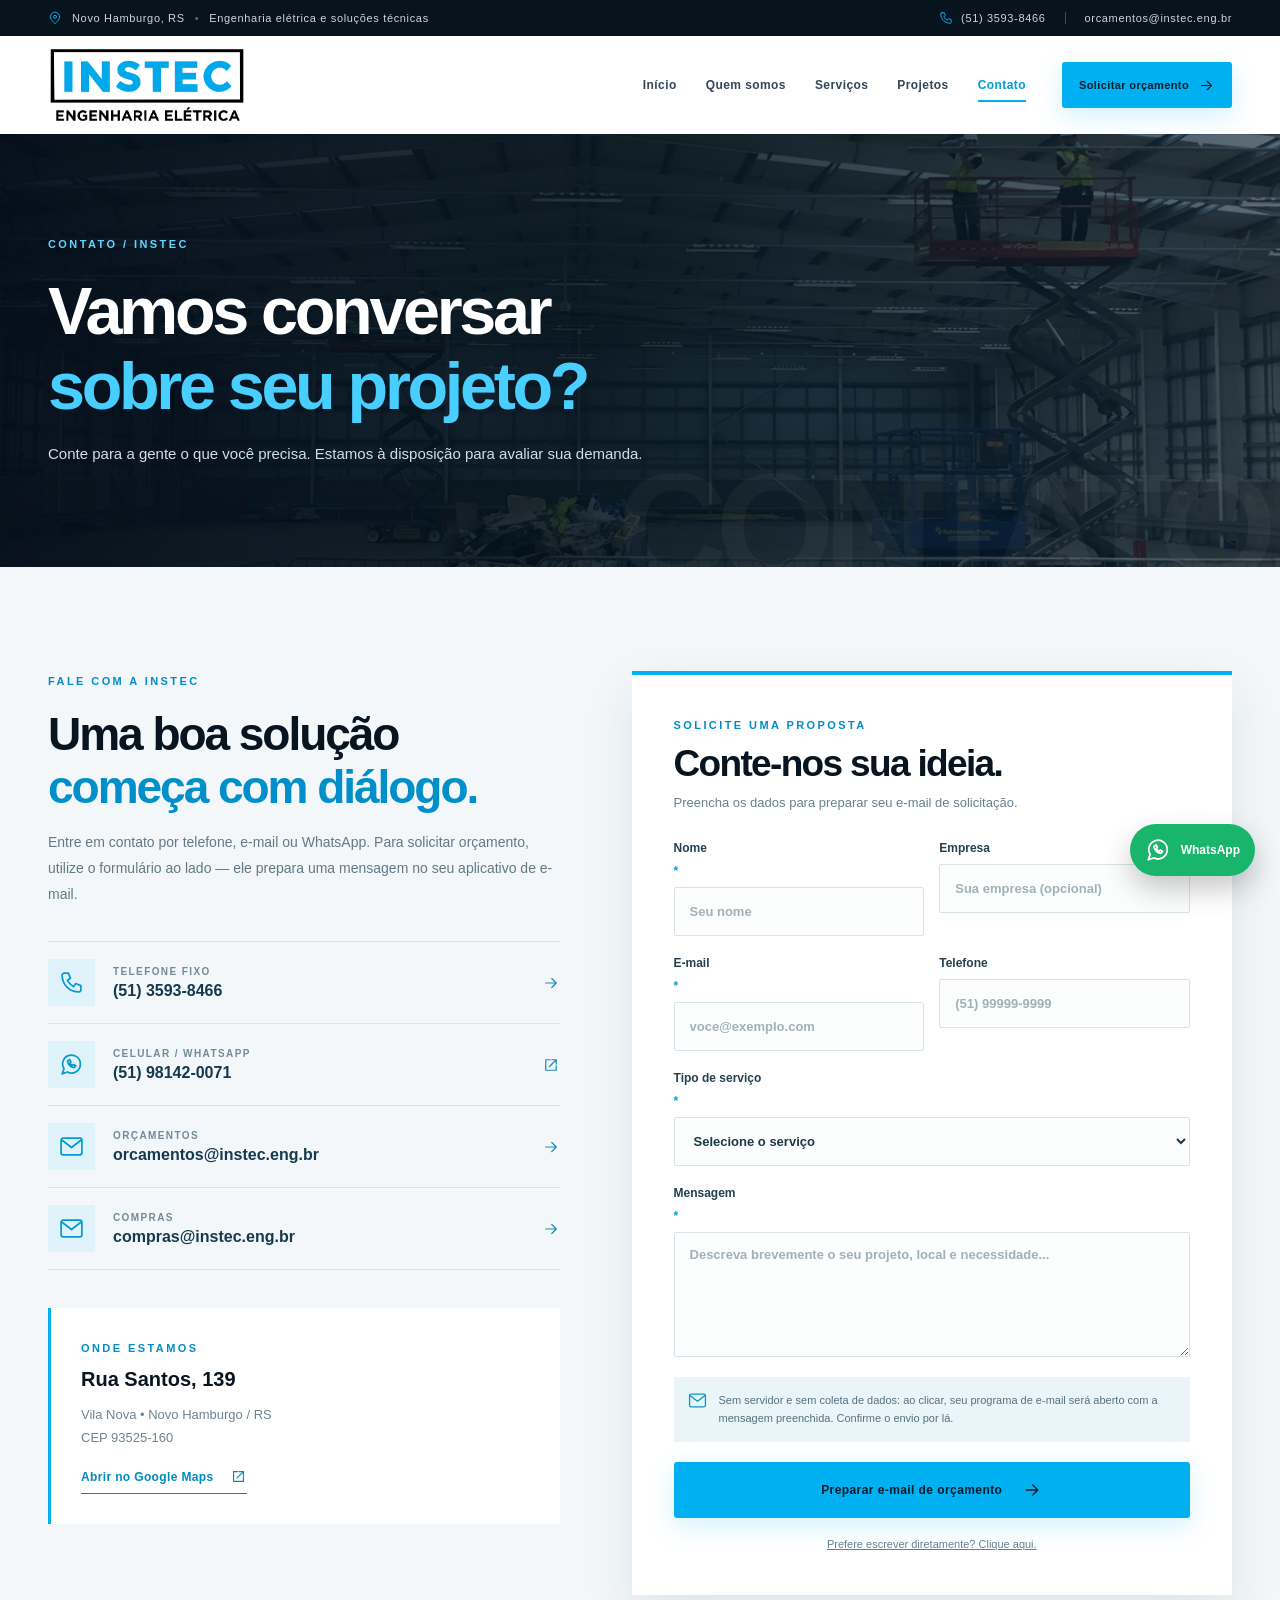
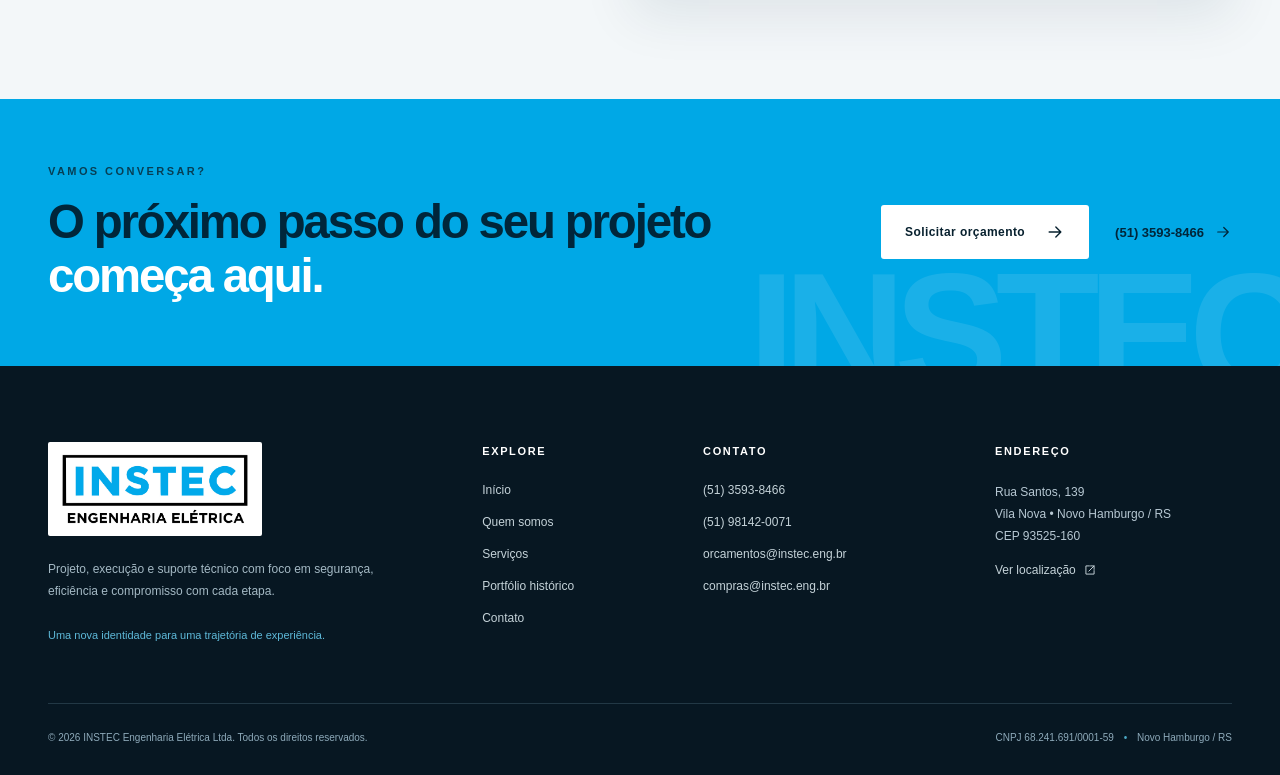
<file: contato.html>
<!DOCTYPE html>
<html lang="pt-BR"><head><meta charset="utf-8"><meta name="viewport" content="width=device-width,initial-scale=1"><meta name="theme-color" content="#07131e"><meta name="description" content="Entre em contato com a INSTEC, em Novo Hamburgo: (51) 3593-8466, (51) 98142-0071, orcamentos@instec.eng.br."><meta name="author" content="INSTEC Engenharia Elétrica Ltda."><meta name="robots" content="index, follow"><link rel="canonical" href="https://instec.eng.br/contato.html"><link rel="icon" href="favicon.svg" type="image/svg+xml"><link rel="preload" as="image" href="assets/img/instec-logo.png"><title>Contato e Orçamentos | INSTEC Engenharia Elétrica</title><meta property="og:type" content="website"><meta property="og:locale" content="pt_BR"><meta property="og:site_name" content="INSTEC Engenharia Elétrica"><meta property="og:title" content="Contato e Orçamentos | INSTEC Engenharia Elétrica"><meta property="og:description" content="Entre em contato com a INSTEC, em Novo Hamburgo: (51) 3593-8466, (51) 98142-0071, orcamentos@instec.eng.br."><meta property="og:url" content="https://instec.eng.br/contato.html"><meta property="og:image" content="https://instec.eng.br/assets/img/hero-industrial.webp"><meta name="twitter:card" content="summary_large_image"><link rel="stylesheet" href="assets/css/site.css"><script type="application/ld+json">{"@context": "https://schema.org", "@type": "ElectricalContractor", "name": "INSTEC Engenharia Elétrica Ltda.", "url": "https://instec.eng.br/", "logo": "https://instec.eng.br/assets/img/instec-logo.png", "taxID": "68.241.691/0001-59", "telephone": "+55 51 3593-8466", "email": "orcamentos@instec.eng.br", "address": {"@type": "PostalAddress", "streetAddress": "Rua Santos, 139", "addressLocality": "Novo Hamburgo", "addressRegion": "RS", "postalCode": "93525-160", "addressCountry": "BR"}}</script><script src="assets/js/site.js" defer></script></head><body><a class="skip-link" href="#conteudo">Ir para o conteúdo</a>
<div class="topline"><div class="container topline-inner"><div><svg width="14" height="14" viewBox="0 0 24 24" fill="none" stroke="currentColor" stroke-width="1.65" stroke-linecap="round" stroke-linejoin="round" aria-hidden="true"><path d="M20 10c0 5-8 12-8 12S4 15 4 10a8 8 0 1 1 16 0Z"/><circle cx="12" cy="10" r="2.5"/></svg> <span>Novo Hamburgo, RS</span><span class="topline-dot">•</span><span>Engenharia elétrica e soluções técnicas</span></div><div><a href="tel:+555135938466"><svg width="14" height="14" viewBox="0 0 24 24" fill="none" stroke="currentColor" stroke-width="1.65" stroke-linecap="round" stroke-linejoin="round" aria-hidden="true"><path d="M5 3h4l2 5-3 2a16 16 0 0 0 6 6l2-3 5 2v4a2 2 0 0 1-2 2C10 21 3 14 3 5a2 2 0 0 1 2-2Z"/></svg> (51) 3593-8466</a><span class="topline-divider"></span><a href="mailto:orcamentos@instec.eng.br">orcamentos@instec.eng.br</a></div></div></div>
<header class="header" id="cabecalho"><div class="container header-inner"><a href="index.html" class="brand" aria-label="INSTEC Engenharia Elétrica — página inicial"><img src="assets/img/instec-logo.png" alt="INSTEC Engenharia Elétrica" width="250" height="97"></a><nav id="primary-navigation" class="site-nav" aria-label="Navegação principal"><a href="index.html" class="nav-link " >Início</a><a href="sobre.html" class="nav-link " >Quem somos</a><a href="servicos.html" class="nav-link " >Serviços</a><a href="projetos.html" class="nav-link " >Projetos</a><a href="contato.html" class="nav-link is-active" aria-current="page">Contato</a><a class="btn btn-primary nav-cta" href="contato.html#formulario">Solicitar orçamento <svg width="17" height="17" viewBox="0 0 24 24" fill="none" stroke="currentColor" stroke-width="1.65" stroke-linecap="round" stroke-linejoin="round" aria-hidden="true"><path d="M5 12h14m-6-6 6 6-6 6"/></svg></a></nav><button class="nav-toggle" type="button" aria-label="Abrir menu" aria-expanded="false" aria-controls="primary-navigation"><svg width="27" height="27" viewBox="0 0 24 24" fill="none" stroke="currentColor" stroke-width="1.65" stroke-linecap="round" stroke-linejoin="round" aria-hidden="true"><path d="M4 7h16M4 12h16M4 17h16"/></svg></button></div></header><main id="conteudo">
<section class="subhero subhero-contact"><div class="container subhero-inner"><span class="eyebrow eyebrow-light">CONTATO / INSTEC</span><h1>Vamos conversar<br><em>sobre seu projeto?</em></h1><p>Conte para a gente o que você precisa. Estamos à disposição para avaliar sua demanda.</p></div><span class="subhero-watermark">CONTATO.</span></section>
<section class="section contact-section"><div class="container contact-layout"><div class="contact-left"><span class="eyebrow">FALE COM A INSTEC</span><h2>Uma boa solução<br><em>começa com diálogo.</em></h2><p>Entre em contato por telefone, e-mail ou WhatsApp. Para solicitar orçamento, utilize o formulário ao lado — ele prepara uma mensagem no seu aplicativo de e-mail.</p><div class="contact-methods"><a href="tel:+555135938466"><span class="method-icon"><svg width="25" height="25" viewBox="0 0 24 24" fill="none" stroke="currentColor" stroke-width="1.65" stroke-linecap="round" stroke-linejoin="round" aria-hidden="true"><path d="M5 3h4l2 5-3 2a16 16 0 0 0 6 6l2-3 5 2v4a2 2 0 0 1-2 2C10 21 3 14 3 5a2 2 0 0 1 2-2Z"/></svg></span><span><small>TELEFONE FIXO</small><strong>(51) 3593-8466</strong></span><svg width="18" height="18" viewBox="0 0 24 24" fill="none" stroke="currentColor" stroke-width="1.65" stroke-linecap="round" stroke-linejoin="round" aria-hidden="true"><path d="M5 12h14m-6-6 6 6-6 6"/></svg></a><a href="https://wa.me/5551981420071?text=Ol%C3%A1%2C%20gostaria%20de%20entrar%20em%20contato%20com%20a%20INSTEC." target="_blank" rel="noopener noreferrer"><span class="method-icon"><svg width="25" height="25" viewBox="0 0 24 24" fill="none" stroke="currentColor" stroke-width="1.65" stroke-linecap="round" stroke-linejoin="round" aria-hidden="true"><path d="M20.5 11.6A8.5 8.5 0 0 1 8 19.2L3 21l1.8-5A8.5 8.5 0 1 1 20.5 11.6Z"/><path d="M8.1 8.7c.7 3.4 3 5.7 6.4 6.4l1.7-1.7-2.1-1.3-1.2 1a6 6 0 0 1-2.4-2.4l1-1.2-1.3-2.1Z"/></svg></span><span><small>CELULAR / WHATSAPP</small><strong>(51) 98142-0071</strong></span><svg width="18" height="18" viewBox="0 0 24 24" fill="none" stroke="currentColor" stroke-width="1.65" stroke-linecap="round" stroke-linejoin="round" aria-hidden="true"><path d="M13 5h6v6M19 5l-9 9M19 13v6H5V5h6"/></svg></a><a href="mailto:orcamentos@instec.eng.br"><span class="method-icon"><svg width="25" height="25" viewBox="0 0 24 24" fill="none" stroke="currentColor" stroke-width="1.65" stroke-linecap="round" stroke-linejoin="round" aria-hidden="true"><rect x="2" y="4" width="20" height="16" rx="2"/><path d="m3 6 9 7 9-7"/></svg></span><span><small>ORÇAMENTOS</small><strong>orcamentos@instec.eng.br</strong></span><svg width="18" height="18" viewBox="0 0 24 24" fill="none" stroke="currentColor" stroke-width="1.65" stroke-linecap="round" stroke-linejoin="round" aria-hidden="true"><path d="M5 12h14m-6-6 6 6-6 6"/></svg></a><a href="mailto:compras@instec.eng.br"><span class="method-icon"><svg width="25" height="25" viewBox="0 0 24 24" fill="none" stroke="currentColor" stroke-width="1.65" stroke-linecap="round" stroke-linejoin="round" aria-hidden="true"><rect x="2" y="4" width="20" height="16" rx="2"/><path d="m3 6 9 7 9-7"/></svg></span><span><small>COMPRAS</small><strong>compras@instec.eng.br</strong></span><svg width="18" height="18" viewBox="0 0 24 24" fill="none" stroke="currentColor" stroke-width="1.65" stroke-linecap="round" stroke-linejoin="round" aria-hidden="true"><path d="M5 12h14m-6-6 6 6-6 6"/></svg></a></div><div class="address-card"><span class="eyebrow">ONDE ESTAMOS</span><h3>Rua Santos, 139</h3><p>Vila Nova • Novo Hamburgo / RS<br>CEP 93525-160</p><a class="text-link" href="https://www.google.com/maps/search/?api=1&query=Rua+Santos+139+Vila+Nova+Novo+Hamburgo+RS" target="_blank" rel="noopener noreferrer">Abrir no Google Maps <svg width="17" height="17" viewBox="0 0 24 24" fill="none" stroke="currentColor" stroke-width="1.65" stroke-linecap="round" stroke-linejoin="round" aria-hidden="true"><path d="M13 5h6v6M19 5l-9 9M19 13v6H5V5h6"/></svg></a></div></div>
<div class="contact-form-card" id="formulario"><span class="eyebrow">SOLICITE UMA PROPOSTA</span><h2>Conte-nos sua ideia.</h2><p>Preencha os dados para preparar seu e-mail de solicitação.</p><form id="orcamento-form" class="contact-form" novalidate><div class="form-row"><label for="nome">Nome <span>*</span><input type="text" name="nome" id="nome" placeholder="Seu nome" autocomplete="name" required minlength="2"></label><label for="empresa">Empresa<input type="text" name="empresa" id="empresa" placeholder="Sua empresa (opcional)" autocomplete="organization"></label></div><div class="form-row"><label for="email">E-mail <span>*</span><input type="email" name="email" id="email" placeholder="voce@exemplo.com" autocomplete="email" required></label><label for="telefone">Telefone<input type="tel" name="telefone" id="telefone" placeholder="(51) 99999-9999" autocomplete="tel"></label></div><label for="assunto">Tipo de serviço <span>*</span><select name="assunto" id="assunto" required><option value="">Selecione o serviço</option><option>Projeto elétrico</option><option>Execução de instalações</option><option>Laudos e perícias</option><option>Assessoria técnica</option><option>Outro assunto</option></select></label><label for="mensagem">Mensagem <span>*</span><textarea name="mensagem" id="mensagem" rows="6" placeholder="Descreva brevemente o seu projeto, local e necessidade..." required minlength="10"></textarea></label><div class="form-notice"><svg width="19" height="19" viewBox="0 0 24 24" fill="none" stroke="currentColor" stroke-width="1.65" stroke-linecap="round" stroke-linejoin="round" aria-hidden="true"><rect x="2" y="4" width="20" height="16" rx="2"/><path d="m3 6 9 7 9-7"/></svg> <span>Sem servidor e sem coleta de dados: ao clicar, seu programa de e-mail será aberto com a mensagem preenchida. Confirme o envio por lá.</span></div><button class="btn btn-primary btn-submit" type="submit">Preparar e-mail de orçamento <svg width="20" height="20" viewBox="0 0 24 24" fill="none" stroke="currentColor" stroke-width="1.65" stroke-linecap="round" stroke-linejoin="round" aria-hidden="true"><path d="M5 12h14m-6-6 6 6-6 6"/></svg></button><a class="form-fallback" href="mailto:orcamentos@instec.eng.br?subject=Solicita%C3%A7%C3%A3o%20de%20or%C3%A7amento%20-%20INSTEC">Prefere escrever diretamente? Clique aqui.</a><div class="form-feedback" role="status" aria-live="polite" hidden></div></form></div></div></section>
</main><section class="footer-prelude"><div class="container footer-prelude-inner"><div><span class="eyebrow eyebrow-light">VAMOS CONVERSAR?</span><h2>O próximo passo do seu projeto<br><em>começa aqui.</em></h2></div><div class="footer-prelude-actions"><a class="btn btn-light" href="contato.html#formulario">Solicitar orçamento <svg width="20" height="20" viewBox="0 0 24 24" fill="none" stroke="currentColor" stroke-width="1.65" stroke-linecap="round" stroke-linejoin="round" aria-hidden="true"><path d="M5 12h14m-6-6 6 6-6 6"/></svg></a><a class="footer-prelude-phone" href="tel:+555135938466">(51) 3593-8466 <svg width="18" height="18" viewBox="0 0 24 24" fill="none" stroke="currentColor" stroke-width="1.65" stroke-linecap="round" stroke-linejoin="round" aria-hidden="true"><path d="M5 12h14m-6-6 6 6-6 6"/></svg></a></div></div></section>
<footer class="footer"><div class="container footer-grid"><div class="footer-brand"><div class="footer-logo-wrap"><img src="assets/img/instec-logo.png" alt="INSTEC Engenharia Elétrica" width="225" height="90" loading="lazy"></div><p>Projeto, execução e suporte técnico com foco em segurança, eficiência e compromisso com cada etapa.</p><p class="footer-caption">Uma nova identidade para uma trajetória de experiência.</p></div><div><h3>Explore</h3><a href="index.html">Início</a><a href="sobre.html">Quem somos</a><a href="servicos.html">Serviços</a><a href="projetos.html">Portfólio histórico</a><a href="contato.html">Contato</a></div><div><h3>Contato</h3><a href="tel:+555135938466">(51) 3593-8466</a><a href="tel:+5551981420071">(51) 98142-0071</a><a href="mailto:orcamentos@instec.eng.br">orcamentos@instec.eng.br</a><a href="mailto:compras@instec.eng.br">compras@instec.eng.br</a></div><div><h3>Endereço</h3><address>Rua Santos, 139<br>Vila Nova • Novo Hamburgo / RS<br>CEP 93525-160</address><a href="https://www.google.com/maps/search/?api=1&query=Rua+Santos+139+Vila+Nova+Novo+Hamburgo+RS" target="_blank" rel="noopener noreferrer">Ver localização <svg width="14" height="14" viewBox="0 0 24 24" fill="none" stroke="currentColor" stroke-width="1.65" stroke-linecap="round" stroke-linejoin="round" aria-hidden="true"><path d="M13 5h6v6M19 5l-9 9M19 13v6H5V5h6"/></svg></a></div></div><div class="container footer-bottom"><span>© <span data-current-year>2026</span> INSTEC Engenharia Elétrica Ltda. Todos os direitos reservados.</span><span>CNPJ 68.241.691/0001-59 <i class="footdot">•</i> Novo Hamburgo / RS</span></div></footer><a class="whatsapp-fab" href="https://wa.me/5551981420071?text=Ol%C3%A1%2C%20gostaria%20de%20solicitar%20um%20or%C3%A7amento%20%C3%A0%20INSTEC." target="_blank" rel="noopener noreferrer" aria-label="Falar com a INSTEC pelo WhatsApp" title="Falar pelo WhatsApp"><svg width="26" height="26" viewBox="0 0 24 24" fill="none" stroke="currentColor" stroke-width="1.65" stroke-linecap="round" stroke-linejoin="round" aria-hidden="true"><path d="M20.5 11.6A8.5 8.5 0 0 1 8 19.2L3 21l1.8-5A8.5 8.5 0 1 1 20.5 11.6Z"/><path d="M8.1 8.7c.7 3.4 3 5.7 6.4 6.4l1.7-1.7-2.1-1.3-1.2 1a6 6 0 0 1-2.4-2.4l1-1.2-1.3-2.1Z"/></svg><span>WhatsApp</span></a></body></html>
</file>
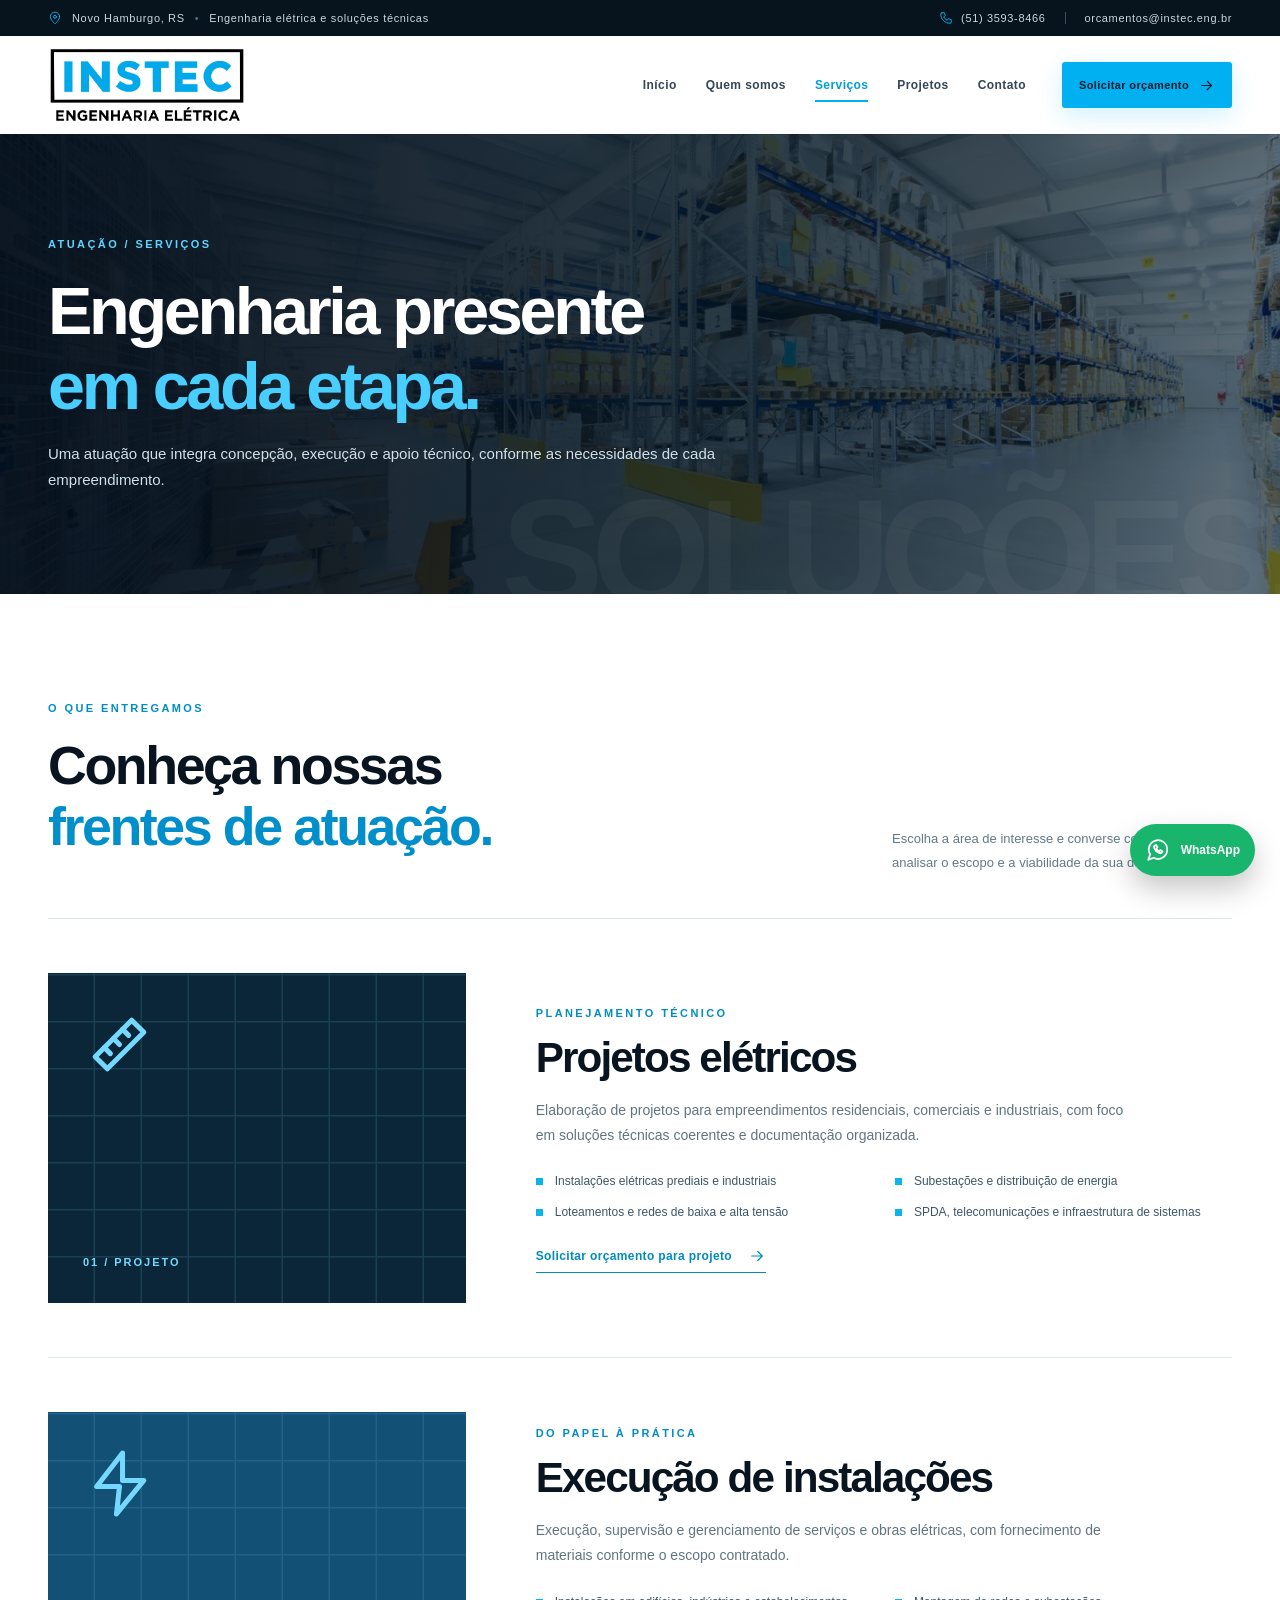
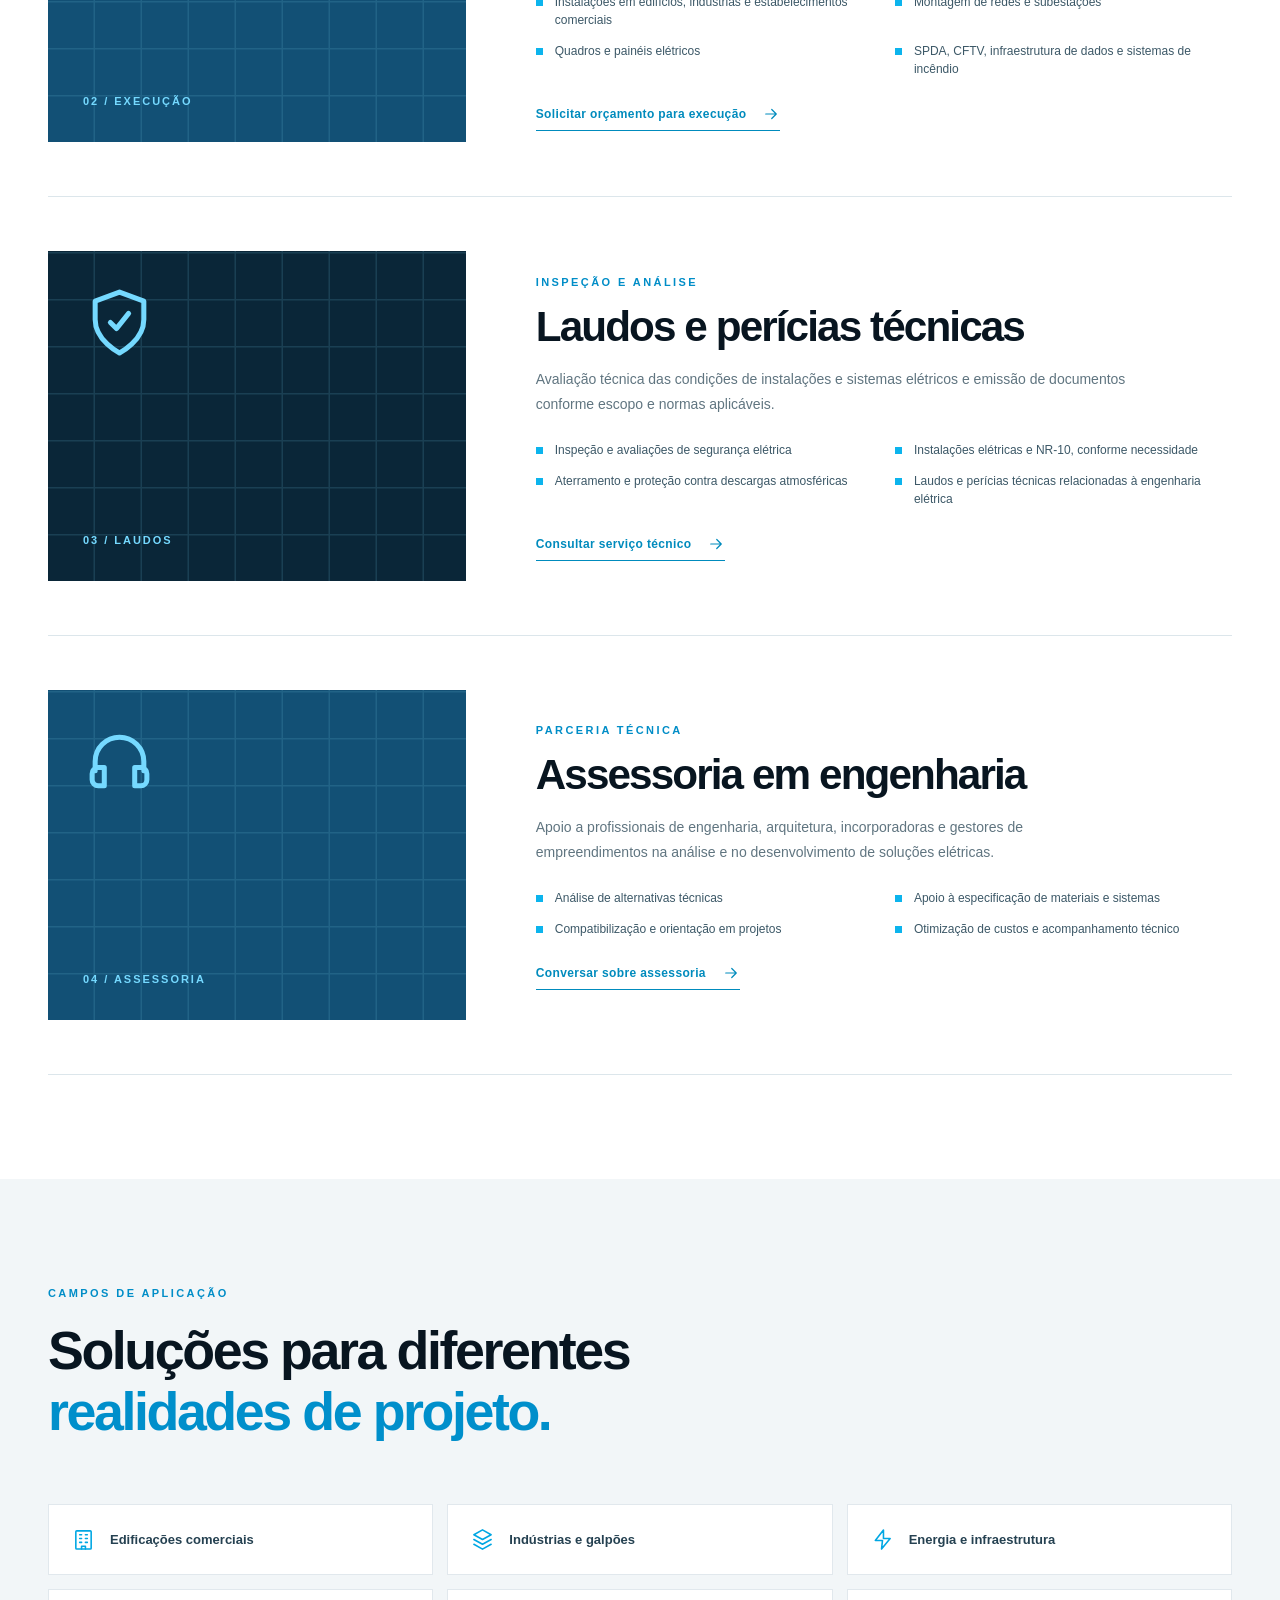
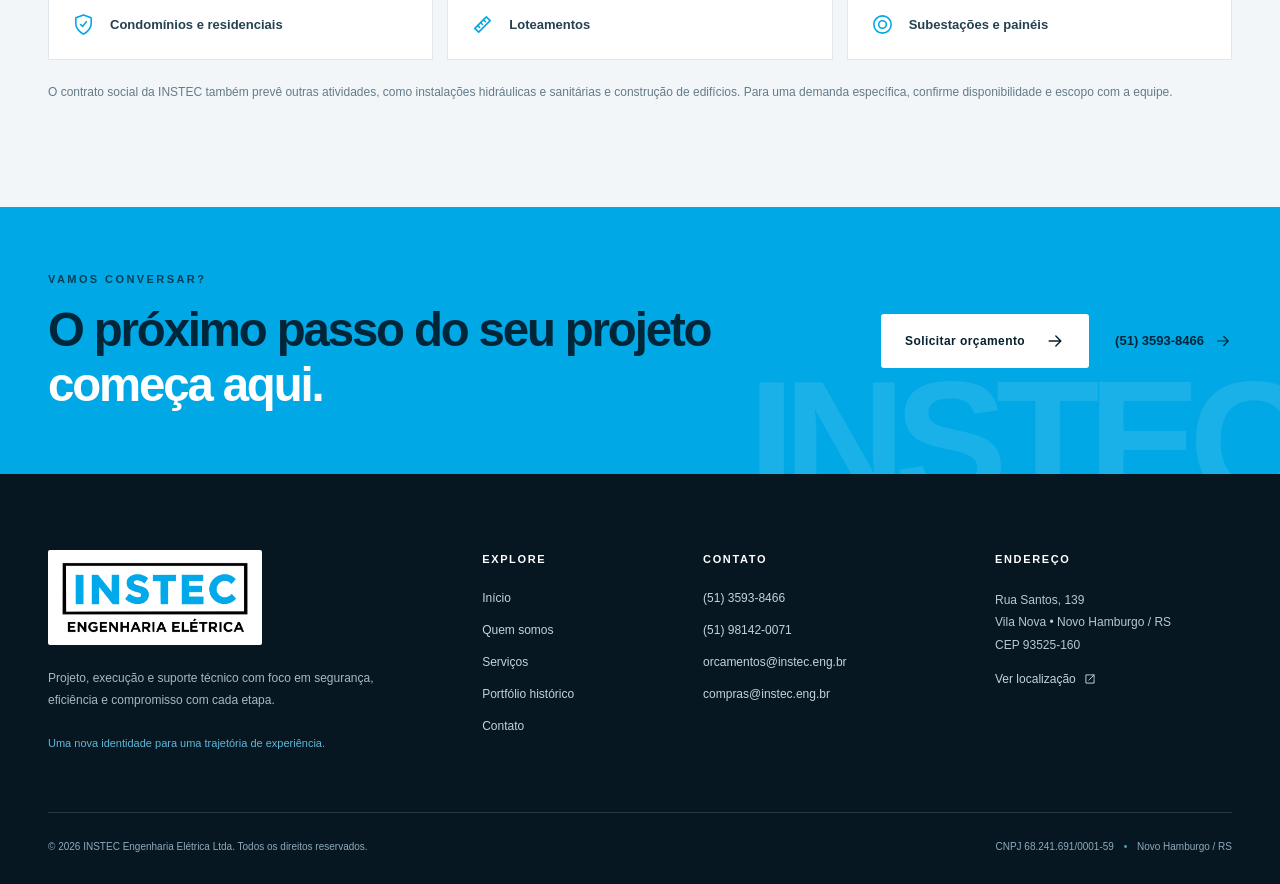
<file: servicos.html>
<!DOCTYPE html>
<html lang="pt-BR"><head><meta charset="utf-8"><meta name="viewport" content="width=device-width,initial-scale=1"><meta name="theme-color" content="#07131e"><meta name="description" content="Projetos e instalações elétricas, execução, laudos, perícias e assessoria técnica. Conheça as soluções da INSTEC Engenharia Elétrica."><meta name="author" content="INSTEC Engenharia Elétrica Ltda."><meta name="robots" content="index, follow"><link rel="canonical" href="https://instec.eng.br/servicos.html"><link rel="icon" href="favicon.svg" type="image/svg+xml"><link rel="preload" as="image" href="assets/img/instec-logo.png"><title>Serviços de Engenharia Elétrica | INSTEC</title><meta property="og:type" content="website"><meta property="og:locale" content="pt_BR"><meta property="og:site_name" content="INSTEC Engenharia Elétrica"><meta property="og:title" content="Serviços de Engenharia Elétrica | INSTEC"><meta property="og:description" content="Projetos e instalações elétricas, execução, laudos, perícias e assessoria técnica. Conheça as soluções da INSTEC Engenharia Elétrica."><meta property="og:url" content="https://instec.eng.br/servicos.html"><meta property="og:image" content="https://instec.eng.br/assets/img/hero-industrial.webp"><meta name="twitter:card" content="summary_large_image"><link rel="stylesheet" href="assets/css/site.css"><script type="application/ld+json">{"@context": "https://schema.org", "@type": "ElectricalContractor", "name": "INSTEC Engenharia Elétrica Ltda.", "url": "https://instec.eng.br/", "logo": "https://instec.eng.br/assets/img/instec-logo.png", "taxID": "68.241.691/0001-59", "telephone": "+55 51 3593-8466", "email": "orcamentos@instec.eng.br", "address": {"@type": "PostalAddress", "streetAddress": "Rua Santos, 139", "addressLocality": "Novo Hamburgo", "addressRegion": "RS", "postalCode": "93525-160", "addressCountry": "BR"}}</script><script src="assets/js/site.js" defer></script></head><body><a class="skip-link" href="#conteudo">Ir para o conteúdo</a>
<div class="topline"><div class="container topline-inner"><div><svg width="14" height="14" viewBox="0 0 24 24" fill="none" stroke="currentColor" stroke-width="1.65" stroke-linecap="round" stroke-linejoin="round" aria-hidden="true"><path d="M20 10c0 5-8 12-8 12S4 15 4 10a8 8 0 1 1 16 0Z"/><circle cx="12" cy="10" r="2.5"/></svg> <span>Novo Hamburgo, RS</span><span class="topline-dot">•</span><span>Engenharia elétrica e soluções técnicas</span></div><div><a href="tel:+555135938466"><svg width="14" height="14" viewBox="0 0 24 24" fill="none" stroke="currentColor" stroke-width="1.65" stroke-linecap="round" stroke-linejoin="round" aria-hidden="true"><path d="M5 3h4l2 5-3 2a16 16 0 0 0 6 6l2-3 5 2v4a2 2 0 0 1-2 2C10 21 3 14 3 5a2 2 0 0 1 2-2Z"/></svg> (51) 3593-8466</a><span class="topline-divider"></span><a href="mailto:orcamentos@instec.eng.br">orcamentos@instec.eng.br</a></div></div></div>
<header class="header" id="cabecalho"><div class="container header-inner"><a href="index.html" class="brand" aria-label="INSTEC Engenharia Elétrica — página inicial"><img src="assets/img/instec-logo.png" alt="INSTEC Engenharia Elétrica" width="250" height="97"></a><nav id="primary-navigation" class="site-nav" aria-label="Navegação principal"><a href="index.html" class="nav-link " >Início</a><a href="sobre.html" class="nav-link " >Quem somos</a><a href="servicos.html" class="nav-link is-active" aria-current="page">Serviços</a><a href="projetos.html" class="nav-link " >Projetos</a><a href="contato.html" class="nav-link " >Contato</a><a class="btn btn-primary nav-cta" href="contato.html#formulario">Solicitar orçamento <svg width="17" height="17" viewBox="0 0 24 24" fill="none" stroke="currentColor" stroke-width="1.65" stroke-linecap="round" stroke-linejoin="round" aria-hidden="true"><path d="M5 12h14m-6-6 6 6-6 6"/></svg></a></nav><button class="nav-toggle" type="button" aria-label="Abrir menu" aria-expanded="false" aria-controls="primary-navigation"><svg width="27" height="27" viewBox="0 0 24 24" fill="none" stroke="currentColor" stroke-width="1.65" stroke-linecap="round" stroke-linejoin="round" aria-hidden="true"><path d="M4 7h16M4 12h16M4 17h16"/></svg></button></div></header><main id="conteudo">
<section class="subhero subhero-services"><div class="container subhero-inner"><span class="eyebrow eyebrow-light">ATUAÇÃO / SERVIÇOS</span><h1>Engenharia presente<br><em>em cada etapa.</em></h1><p>Uma atuação que integra concepção, execução e apoio técnico, conforme as necessidades de cada empreendimento.</p></div><span class="subhero-watermark">SOLUÇÕES.</span></section>
<section class="section service-detail-section"><div class="container"><div class="section-heading section-heading-tight"><div><span class="eyebrow">O QUE ENTREGAMOS</span><h2>Conheça nossas<br><em>frentes de atuação.</em></h2></div><p>Escolha a área de interesse e converse com a equipe para analisar o escopo e a viabilidade da sua demanda.</p></div>
<article class="service-detail reveal" id="projeto"><div class="detail-art"><svg width="73" height="73" viewBox="0 0 24 24" fill="none" stroke="currentColor" stroke-width="1.65" stroke-linecap="round" stroke-linejoin="round" aria-hidden="true"><path d="m4 16 12-12 4 4L8 20l-4-4Z"/><path d="m10 10 2 2m1-5 2 2M7 13l2 2"/></svg><span>01 / PROJETO</span></div><div><span class="eyebrow">PLANEJAMENTO TÉCNICO</span><h3>Projetos elétricos</h3><p>Elaboração de projetos para empreendimentos residenciais, comerciais e industriais, com foco em soluções técnicas coerentes e documentação organizada.</p><ul class="checklist"><li>Instalações elétricas prediais e industriais</li><li>Subestações e distribuição de energia</li><li>Loteamentos e redes de baixa e alta tensão</li><li>SPDA, telecomunicações e infraestrutura de sistemas</li></ul><a class="text-link" href="contato.html#formulario">Solicitar orçamento para projeto <svg width="18" height="18" viewBox="0 0 24 24" fill="none" stroke="currentColor" stroke-width="1.65" stroke-linecap="round" stroke-linejoin="round" aria-hidden="true"><path d="M5 12h14m-6-6 6 6-6 6"/></svg></a></div></article>
<article class="service-detail reveal" id="execucao"><div class="detail-art detail-art-alt"><svg width="73" height="73" viewBox="0 0 24 24" fill="none" stroke="currentColor" stroke-width="1.65" stroke-linecap="round" stroke-linejoin="round" aria-hidden="true"><path d="M13 2 4.5 13H12l-1 9L20 11h-7l0-9Z"/></svg><span>02 / EXECUÇÃO</span></div><div><span class="eyebrow">DO PAPEL À PRÁTICA</span><h3>Execução de instalações</h3><p>Execução, supervisão e gerenciamento de serviços e obras elétricas, com fornecimento de materiais conforme o escopo contratado.</p><ul class="checklist"><li>Instalações em edifícios, indústrias e estabelecimentos comerciais</li><li>Montagem de redes e subestações</li><li>Quadros e painéis elétricos</li><li>SPDA, CFTV, infraestrutura de dados e sistemas de incêndio</li></ul><a class="text-link" href="contato.html#formulario">Solicitar orçamento para execução <svg width="18" height="18" viewBox="0 0 24 24" fill="none" stroke="currentColor" stroke-width="1.65" stroke-linecap="round" stroke-linejoin="round" aria-hidden="true"><path d="M5 12h14m-6-6 6 6-6 6"/></svg></a></div></article>
<article class="service-detail reveal" id="laudos"><div class="detail-art"><svg width="73" height="73" viewBox="0 0 24 24" fill="none" stroke="currentColor" stroke-width="1.65" stroke-linecap="round" stroke-linejoin="round" aria-hidden="true"><path d="M12 22S4 18 4 11V5l8-3 8 3v6c0 7-8 11-8 11Z"/><path d="m9 12 2 2 4-5"/></svg><span>03 / LAUDOS</span></div><div><span class="eyebrow">INSPEÇÃO E ANÁLISE</span><h3>Laudos e perícias técnicas</h3><p>Avaliação técnica das condições de instalações e sistemas elétricos e emissão de documentos conforme escopo e normas aplicáveis.</p><ul class="checklist"><li>Inspeção e avaliações de segurança elétrica</li><li>Instalações elétricas e NR-10, conforme necessidade</li><li>Aterramento e proteção contra descargas atmosféricas</li><li>Laudos e perícias técnicas relacionadas à engenharia elétrica</li></ul><a class="text-link" href="contato.html#formulario">Consultar serviço técnico <svg width="18" height="18" viewBox="0 0 24 24" fill="none" stroke="currentColor" stroke-width="1.65" stroke-linecap="round" stroke-linejoin="round" aria-hidden="true"><path d="M5 12h14m-6-6 6 6-6 6"/></svg></a></div></article>
<article class="service-detail reveal" id="assessoria"><div class="detail-art detail-art-alt"><svg width="73" height="73" viewBox="0 0 24 24" fill="none" stroke="currentColor" stroke-width="1.65" stroke-linecap="round" stroke-linejoin="round" aria-hidden="true"><path d="M4 15v-3a8 8 0 0 1 16 0v3M4 14h3v6H5a2 2 0 0 1-2-2v-2a2 2 0 0 1 2-2Zm16 0h-3v6h2a2 2 0 0 0 2-2v-2a2 2 0 0 0-2-2Z"/></svg><span>04 / ASSESSORIA</span></div><div><span class="eyebrow">PARCERIA TÉCNICA</span><h3>Assessoria em engenharia</h3><p>Apoio a profissionais de engenharia, arquitetura, incorporadoras e gestores de empreendimentos na análise e no desenvolvimento de soluções elétricas.</p><ul class="checklist"><li>Análise de alternativas técnicas</li><li>Apoio à especificação de materiais e sistemas</li><li>Compatibilização e orientação em projetos</li><li>Otimização de custos e acompanhamento técnico</li></ul><a class="text-link" href="contato.html#formulario">Conversar sobre assessoria <svg width="18" height="18" viewBox="0 0 24 24" fill="none" stroke="currentColor" stroke-width="1.65" stroke-linecap="round" stroke-linejoin="round" aria-hidden="true"><path d="M5 12h14m-6-6 6 6-6 6"/></svg></a></div></article></div></section>
<section class="section sectors-section"><div class="container"><div class="section-heading"><div><span class="eyebrow">CAMPOS DE APLICAÇÃO</span><h2>Soluções para diferentes<br><em>realidades de projeto.</em></h2></div></div><div class="sectors-grid"><span><svg width="23" height="23" viewBox="0 0 24 24" fill="none" stroke="currentColor" stroke-width="1.65" stroke-linecap="round" stroke-linejoin="round" aria-hidden="true"><rect x="4" y="3" width="16" height="19" rx="1"/><path d="M8 7h2M14 7h2M8 11h2M14 11h2M8 15h2M14 15h2M10 22v-3h4v3"/></svg> Edificações comerciais</span><span><svg width="23" height="23" viewBox="0 0 24 24" fill="none" stroke="currentColor" stroke-width="1.65" stroke-linecap="round" stroke-linejoin="round" aria-hidden="true"><path d="m12 2-9 5 9 5 9-5-9-5ZM3 12l9 5 9-5M3 17l9 5 9-5"/></svg> Indústrias e galpões</span><span><svg width="23" height="23" viewBox="0 0 24 24" fill="none" stroke="currentColor" stroke-width="1.65" stroke-linecap="round" stroke-linejoin="round" aria-hidden="true"><path d="M13 2 4.5 13H12l-1 9L20 11h-7l0-9Z"/></svg> Energia e infraestrutura</span><span><svg width="23" height="23" viewBox="0 0 24 24" fill="none" stroke="currentColor" stroke-width="1.65" stroke-linecap="round" stroke-linejoin="round" aria-hidden="true"><path d="M12 22S4 18 4 11V5l8-3 8 3v6c0 7-8 11-8 11Z"/><path d="m9 12 2 2 4-5"/></svg> Condomínios e residenciais</span><span><svg width="23" height="23" viewBox="0 0 24 24" fill="none" stroke="currentColor" stroke-width="1.65" stroke-linecap="round" stroke-linejoin="round" aria-hidden="true"><path d="m4 16 12-12 4 4L8 20l-4-4Z"/><path d="m10 10 2 2m1-5 2 2M7 13l2 2"/></svg> Loteamentos</span><span><svg width="23" height="23" viewBox="0 0 24 24" fill="none" stroke="currentColor" stroke-width="1.65" stroke-linecap="round" stroke-linejoin="round" aria-hidden="true"><circle cx="12" cy="12" r="9"/><circle cx="12" cy="12" r="4"/></svg> Subestações e painéis</span></div><p class="subtle-note">O contrato social da INSTEC também prevê outras atividades, como instalações hidráulicas e sanitárias e construção de edifícios. Para uma demanda específica, confirme disponibilidade e escopo com a equipe.</p></div></section>
</main><section class="footer-prelude"><div class="container footer-prelude-inner"><div><span class="eyebrow eyebrow-light">VAMOS CONVERSAR?</span><h2>O próximo passo do seu projeto<br><em>começa aqui.</em></h2></div><div class="footer-prelude-actions"><a class="btn btn-light" href="contato.html#formulario">Solicitar orçamento <svg width="20" height="20" viewBox="0 0 24 24" fill="none" stroke="currentColor" stroke-width="1.65" stroke-linecap="round" stroke-linejoin="round" aria-hidden="true"><path d="M5 12h14m-6-6 6 6-6 6"/></svg></a><a class="footer-prelude-phone" href="tel:+555135938466">(51) 3593-8466 <svg width="18" height="18" viewBox="0 0 24 24" fill="none" stroke="currentColor" stroke-width="1.65" stroke-linecap="round" stroke-linejoin="round" aria-hidden="true"><path d="M5 12h14m-6-6 6 6-6 6"/></svg></a></div></div></section>
<footer class="footer"><div class="container footer-grid"><div class="footer-brand"><div class="footer-logo-wrap"><img src="assets/img/instec-logo.png" alt="INSTEC Engenharia Elétrica" width="225" height="90" loading="lazy"></div><p>Projeto, execução e suporte técnico com foco em segurança, eficiência e compromisso com cada etapa.</p><p class="footer-caption">Uma nova identidade para uma trajetória de experiência.</p></div><div><h3>Explore</h3><a href="index.html">Início</a><a href="sobre.html">Quem somos</a><a href="servicos.html">Serviços</a><a href="projetos.html">Portfólio histórico</a><a href="contato.html">Contato</a></div><div><h3>Contato</h3><a href="tel:+555135938466">(51) 3593-8466</a><a href="tel:+5551981420071">(51) 98142-0071</a><a href="mailto:orcamentos@instec.eng.br">orcamentos@instec.eng.br</a><a href="mailto:compras@instec.eng.br">compras@instec.eng.br</a></div><div><h3>Endereço</h3><address>Rua Santos, 139<br>Vila Nova • Novo Hamburgo / RS<br>CEP 93525-160</address><a href="https://www.google.com/maps/search/?api=1&query=Rua+Santos+139+Vila+Nova+Novo+Hamburgo+RS" target="_blank" rel="noopener noreferrer">Ver localização <svg width="14" height="14" viewBox="0 0 24 24" fill="none" stroke="currentColor" stroke-width="1.65" stroke-linecap="round" stroke-linejoin="round" aria-hidden="true"><path d="M13 5h6v6M19 5l-9 9M19 13v6H5V5h6"/></svg></a></div></div><div class="container footer-bottom"><span>© <span data-current-year>2026</span> INSTEC Engenharia Elétrica Ltda. Todos os direitos reservados.</span><span>CNPJ 68.241.691/0001-59 <i class="footdot">•</i> Novo Hamburgo / RS</span></div></footer><a class="whatsapp-fab" href="https://wa.me/5551981420071?text=Ol%C3%A1%2C%20gostaria%20de%20solicitar%20um%20or%C3%A7amento%20%C3%A0%20INSTEC." target="_blank" rel="noopener noreferrer" aria-label="Falar com a INSTEC pelo WhatsApp" title="Falar pelo WhatsApp"><svg width="26" height="26" viewBox="0 0 24 24" fill="none" stroke="currentColor" stroke-width="1.65" stroke-linecap="round" stroke-linejoin="round" aria-hidden="true"><path d="M20.5 11.6A8.5 8.5 0 0 1 8 19.2L3 21l1.8-5A8.5 8.5 0 1 1 20.5 11.6Z"/><path d="M8.1 8.7c.7 3.4 3 5.7 6.4 6.4l1.7-1.7-2.1-1.3-1.2 1a6 6 0 0 1-2.4-2.4l1-1.2-1.3-2.1Z"/></svg><span>WhatsApp</span></a></body></html>
</file>
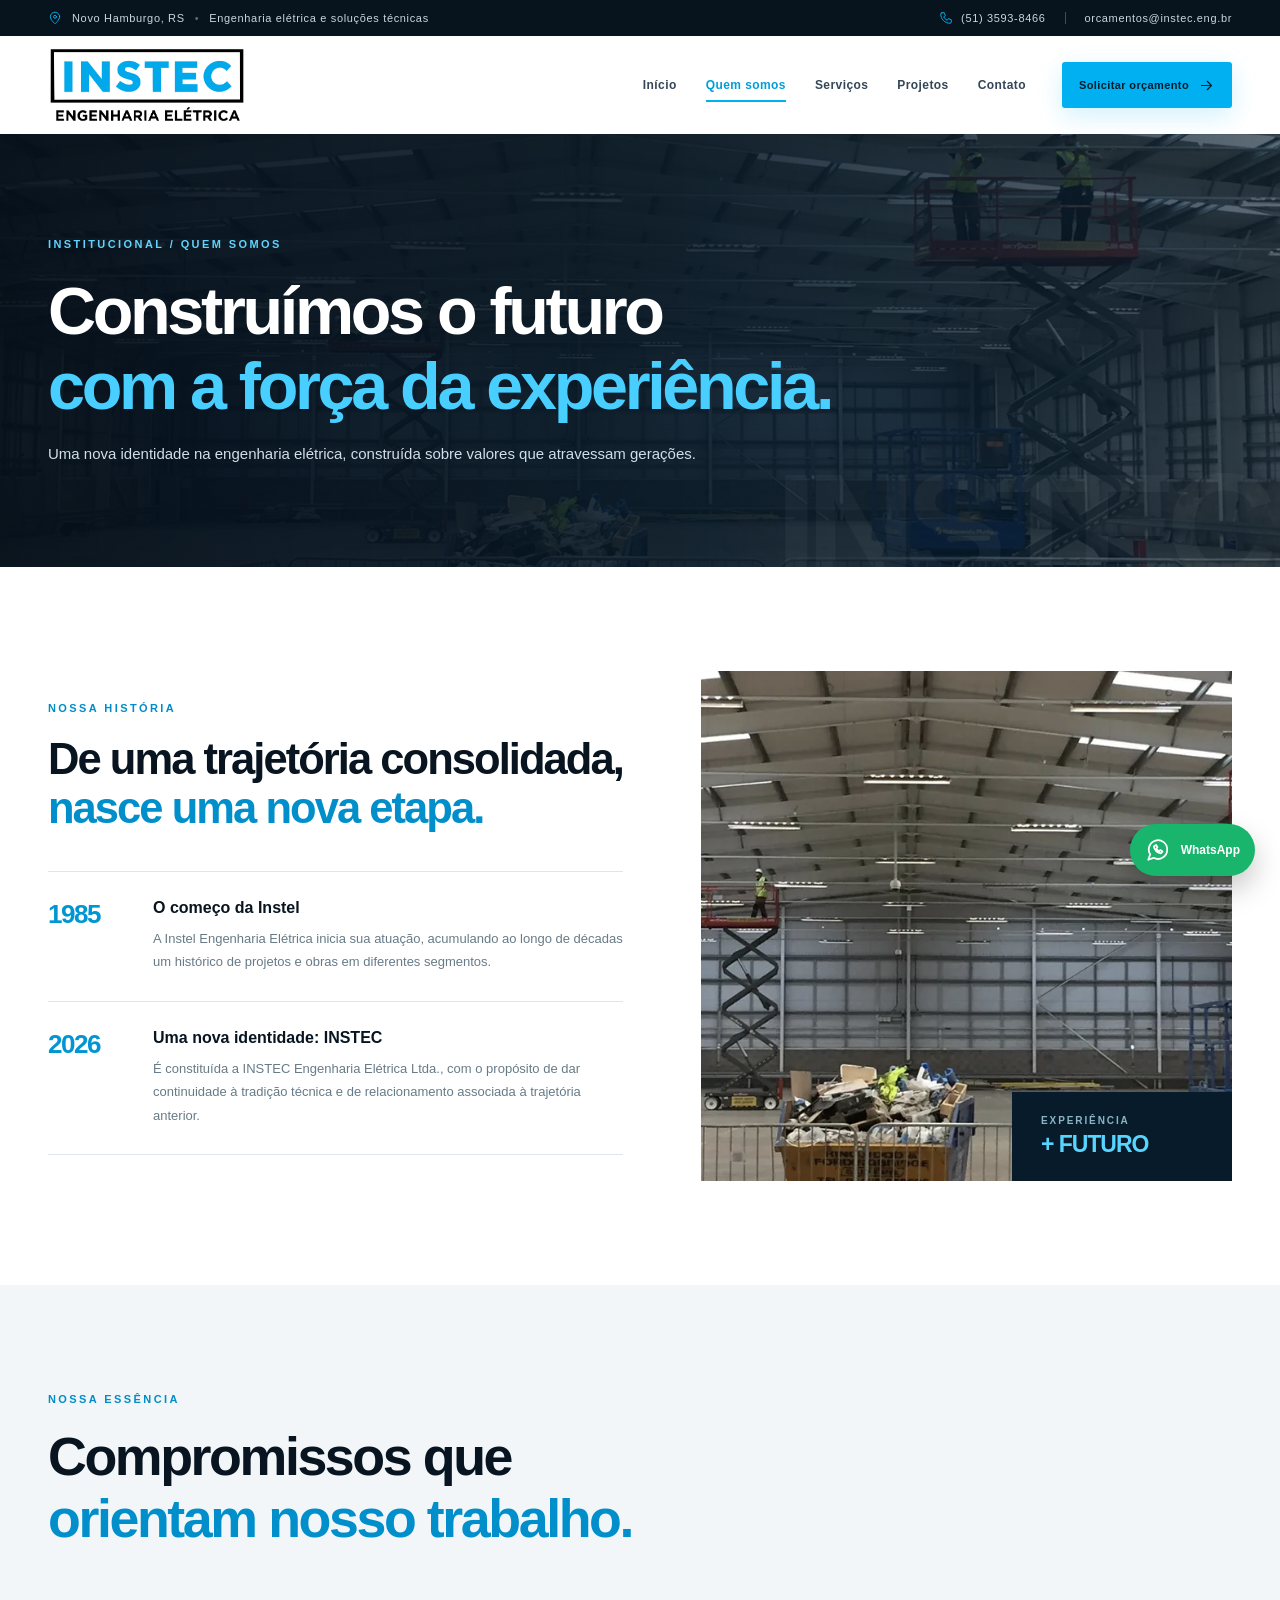
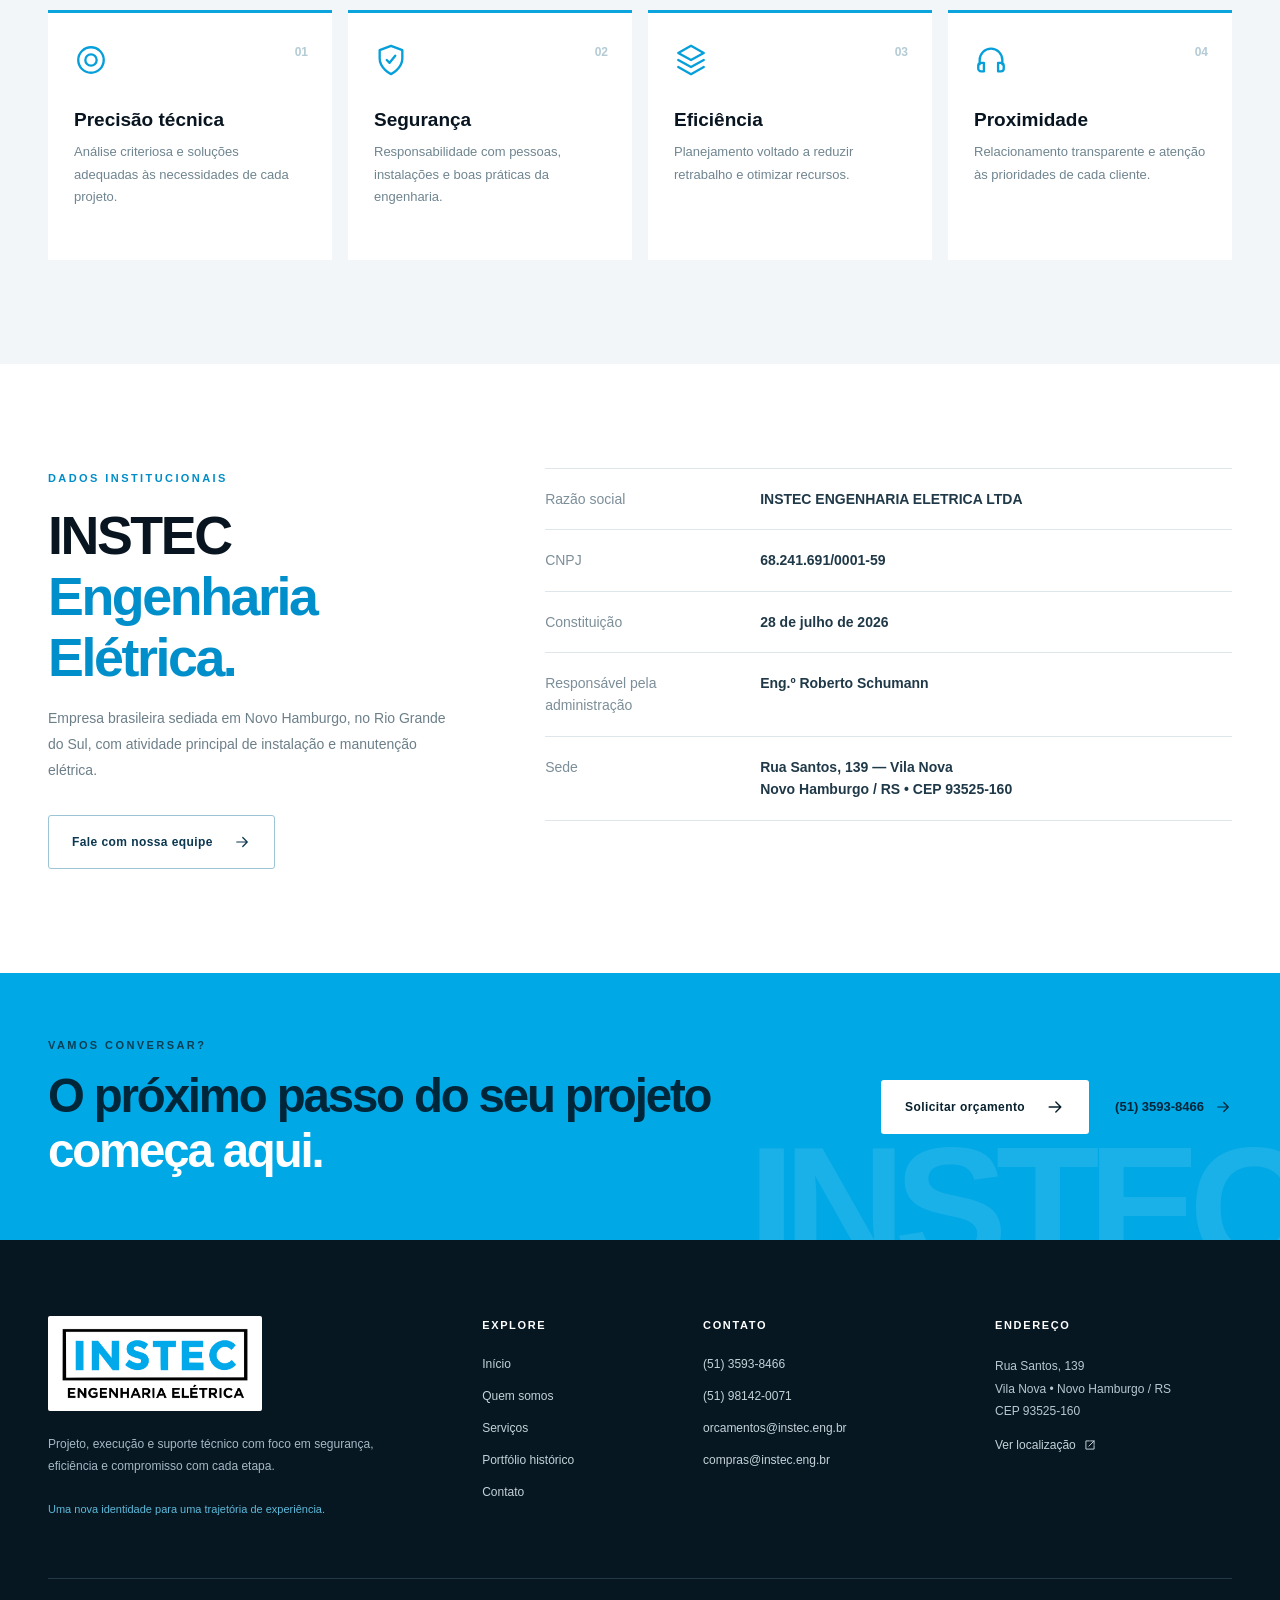
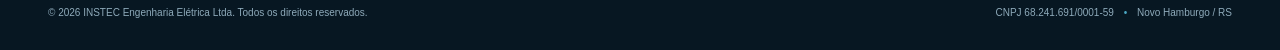
<file: sobre.html>
<!DOCTYPE html>
<html lang="pt-BR"><head><meta charset="utf-8"><meta name="viewport" content="width=device-width,initial-scale=1"><meta name="theme-color" content="#07131e"><meta name="description" content="Conheça a INSTEC Engenharia Elétrica Ltda., empresa de Novo Hamburgo fundada em 2026, inspirada na trajetória da Instel desde 1985."><meta name="author" content="INSTEC Engenharia Elétrica Ltda."><meta name="robots" content="index, follow"><link rel="canonical" href="https://instec.eng.br/sobre.html"><link rel="icon" href="favicon.svg" type="image/svg+xml"><link rel="preload" as="image" href="assets/img/instec-logo.png"><title>Quem Somos | INSTEC Engenharia Elétrica</title><meta property="og:type" content="website"><meta property="og:locale" content="pt_BR"><meta property="og:site_name" content="INSTEC Engenharia Elétrica"><meta property="og:title" content="Quem Somos | INSTEC Engenharia Elétrica"><meta property="og:description" content="Conheça a INSTEC Engenharia Elétrica Ltda., empresa de Novo Hamburgo fundada em 2026, inspirada na trajetória da Instel desde 1985."><meta property="og:url" content="https://instec.eng.br/sobre.html"><meta property="og:image" content="https://instec.eng.br/assets/img/hero-industrial.webp"><meta name="twitter:card" content="summary_large_image"><link rel="stylesheet" href="assets/css/site.css"><script type="application/ld+json">{"@context": "https://schema.org", "@type": "ElectricalContractor", "name": "INSTEC Engenharia Elétrica Ltda.", "url": "https://instec.eng.br/", "logo": "https://instec.eng.br/assets/img/instec-logo.png", "taxID": "68.241.691/0001-59", "telephone": "+55 51 3593-8466", "email": "orcamentos@instec.eng.br", "address": {"@type": "PostalAddress", "streetAddress": "Rua Santos, 139", "addressLocality": "Novo Hamburgo", "addressRegion": "RS", "postalCode": "93525-160", "addressCountry": "BR"}}</script><script src="assets/js/site.js" defer></script></head><body><a class="skip-link" href="#conteudo">Ir para o conteúdo</a>
<div class="topline"><div class="container topline-inner"><div><svg width="14" height="14" viewBox="0 0 24 24" fill="none" stroke="currentColor" stroke-width="1.65" stroke-linecap="round" stroke-linejoin="round" aria-hidden="true"><path d="M20 10c0 5-8 12-8 12S4 15 4 10a8 8 0 1 1 16 0Z"/><circle cx="12" cy="10" r="2.5"/></svg> <span>Novo Hamburgo, RS</span><span class="topline-dot">•</span><span>Engenharia elétrica e soluções técnicas</span></div><div><a href="tel:+555135938466"><svg width="14" height="14" viewBox="0 0 24 24" fill="none" stroke="currentColor" stroke-width="1.65" stroke-linecap="round" stroke-linejoin="round" aria-hidden="true"><path d="M5 3h4l2 5-3 2a16 16 0 0 0 6 6l2-3 5 2v4a2 2 0 0 1-2 2C10 21 3 14 3 5a2 2 0 0 1 2-2Z"/></svg> (51) 3593-8466</a><span class="topline-divider"></span><a href="mailto:orcamentos@instec.eng.br">orcamentos@instec.eng.br</a></div></div></div>
<header class="header" id="cabecalho"><div class="container header-inner"><a href="index.html" class="brand" aria-label="INSTEC Engenharia Elétrica — página inicial"><img src="assets/img/instec-logo.png" alt="INSTEC Engenharia Elétrica" width="250" height="97"></a><nav id="primary-navigation" class="site-nav" aria-label="Navegação principal"><a href="index.html" class="nav-link " >Início</a><a href="sobre.html" class="nav-link is-active" aria-current="page">Quem somos</a><a href="servicos.html" class="nav-link " >Serviços</a><a href="projetos.html" class="nav-link " >Projetos</a><a href="contato.html" class="nav-link " >Contato</a><a class="btn btn-primary nav-cta" href="contato.html#formulario">Solicitar orçamento <svg width="17" height="17" viewBox="0 0 24 24" fill="none" stroke="currentColor" stroke-width="1.65" stroke-linecap="round" stroke-linejoin="round" aria-hidden="true"><path d="M5 12h14m-6-6 6 6-6 6"/></svg></a></nav><button class="nav-toggle" type="button" aria-label="Abrir menu" aria-expanded="false" aria-controls="primary-navigation"><svg width="27" height="27" viewBox="0 0 24 24" fill="none" stroke="currentColor" stroke-width="1.65" stroke-linecap="round" stroke-linejoin="round" aria-hidden="true"><path d="M4 7h16M4 12h16M4 17h16"/></svg></button></div></header><main id="conteudo">
<section class="subhero subhero-about"><div class="container subhero-inner"><span class="eyebrow eyebrow-light">INSTITUCIONAL / QUEM SOMOS</span><h1>Construímos o futuro<br><em>com a força da experiência.</em></h1><p>Uma nova identidade na engenharia elétrica, construída sobre valores que atravessam gerações.</p></div><span class="subhero-watermark">INSTEC.</span></section>
<section class="section about-story"><div class="container story-grid"><div class="story-intro reveal"><span class="eyebrow">NOSSA HISTÓRIA</span><h2>De uma trajetória consolidada,<br><em>nasce uma nova etapa.</em></h2><div class="timeline"><div><span class="timeline-year">1985</span><div><strong>O começo da Instel</strong><p>A Instel Engenharia Elétrica inicia sua atuação, acumulando ao longo de décadas um histórico de projetos e obras em diferentes segmentos.</p></div></div><div><span class="timeline-year">2026</span><div><strong>Uma nova identidade: INSTEC</strong><p>É constituída a INSTEC Engenharia Elétrica Ltda., com o propósito de dar continuidade à tradição técnica e de relacionamento associada à trajetória anterior.</p></div></div></div></div><div class="story-photo reveal"><img src="assets/img/industrial-structure.webp" loading="lazy" width="1500" height="625" alt="Estrutura industrial com instalações elétricas, imagem do acervo do site original"><div><span>EXPERIÊNCIA</span><strong>+ FUTURO</strong></div></div></div></section>
<section class="section value-section"><div class="container"><div class="section-heading"><div><span class="eyebrow">NOSSA ESSÊNCIA</span><h2>Compromissos que<br><em>orientam nosso trabalho.</em></h2></div></div><div class="value-grid"><article class="value-card reveal"><svg width="34" height="34" viewBox="0 0 24 24" fill="none" stroke="currentColor" stroke-width="1.65" stroke-linecap="round" stroke-linejoin="round" aria-hidden="true"><circle cx="12" cy="12" r="9"/><circle cx="12" cy="12" r="4"/></svg><span>01</span><h3>Precisão técnica</h3><p>Análise criteriosa e soluções adequadas às necessidades de cada projeto.</p></article><article class="value-card reveal"><svg width="34" height="34" viewBox="0 0 24 24" fill="none" stroke="currentColor" stroke-width="1.65" stroke-linecap="round" stroke-linejoin="round" aria-hidden="true"><path d="M12 22S4 18 4 11V5l8-3 8 3v6c0 7-8 11-8 11Z"/><path d="m9 12 2 2 4-5"/></svg><span>02</span><h3>Segurança</h3><p>Responsabilidade com pessoas, instalações e boas práticas da engenharia.</p></article><article class="value-card reveal"><svg width="34" height="34" viewBox="0 0 24 24" fill="none" stroke="currentColor" stroke-width="1.65" stroke-linecap="round" stroke-linejoin="round" aria-hidden="true"><path d="m12 2-9 5 9 5 9-5-9-5ZM3 12l9 5 9-5M3 17l9 5 9-5"/></svg><span>03</span><h3>Eficiência</h3><p>Planejamento voltado a reduzir retrabalho e otimizar recursos.</p></article><article class="value-card reveal"><svg width="34" height="34" viewBox="0 0 24 24" fill="none" stroke="currentColor" stroke-width="1.65" stroke-linecap="round" stroke-linejoin="round" aria-hidden="true"><path d="M4 15v-3a8 8 0 0 1 16 0v3M4 14h3v6H5a2 2 0 0 1-2-2v-2a2 2 0 0 1 2-2Zm16 0h-3v6h2a2 2 0 0 0 2-2v-2a2 2 0 0 0-2-2Z"/></svg><span>04</span><h3>Proximidade</h3><p>Relacionamento transparente e atenção às prioridades de cada cliente.</p></article></div></div></section>
<section class="section institutional-section"><div class="container institutional-grid"><div><span class="eyebrow">DADOS INSTITUCIONAIS</span><h2>INSTEC<br><em>Engenharia Elétrica.</em></h2><p>Empresa brasileira sediada em Novo Hamburgo, no Rio Grande do Sul, com atividade principal de instalação e manutenção elétrica.</p><a class="btn btn-outline" href="contato.html">Fale com nossa equipe <svg width="18" height="18" viewBox="0 0 24 24" fill="none" stroke="currentColor" stroke-width="1.65" stroke-linecap="round" stroke-linejoin="round" aria-hidden="true"><path d="M5 12h14m-6-6 6 6-6 6"/></svg></a></div><dl><div><dt>Razão social</dt><dd>INSTEC ENGENHARIA ELETRICA LTDA</dd></div><div><dt>CNPJ</dt><dd>68.241.691/0001-59</dd></div><div><dt>Constituição</dt><dd>28 de julho de 2026</dd></div><div><dt>Responsável pela administração</dt><dd>Eng.º Roberto Schumann</dd></div><div><dt>Sede</dt><dd>Rua Santos, 139 — Vila Nova<br>Novo Hamburgo / RS • CEP 93525-160</dd></div></dl></div></section>
</main><section class="footer-prelude"><div class="container footer-prelude-inner"><div><span class="eyebrow eyebrow-light">VAMOS CONVERSAR?</span><h2>O próximo passo do seu projeto<br><em>começa aqui.</em></h2></div><div class="footer-prelude-actions"><a class="btn btn-light" href="contato.html#formulario">Solicitar orçamento <svg width="20" height="20" viewBox="0 0 24 24" fill="none" stroke="currentColor" stroke-width="1.65" stroke-linecap="round" stroke-linejoin="round" aria-hidden="true"><path d="M5 12h14m-6-6 6 6-6 6"/></svg></a><a class="footer-prelude-phone" href="tel:+555135938466">(51) 3593-8466 <svg width="18" height="18" viewBox="0 0 24 24" fill="none" stroke="currentColor" stroke-width="1.65" stroke-linecap="round" stroke-linejoin="round" aria-hidden="true"><path d="M5 12h14m-6-6 6 6-6 6"/></svg></a></div></div></section>
<footer class="footer"><div class="container footer-grid"><div class="footer-brand"><div class="footer-logo-wrap"><img src="assets/img/instec-logo.png" alt="INSTEC Engenharia Elétrica" width="225" height="90" loading="lazy"></div><p>Projeto, execução e suporte técnico com foco em segurança, eficiência e compromisso com cada etapa.</p><p class="footer-caption">Uma nova identidade para uma trajetória de experiência.</p></div><div><h3>Explore</h3><a href="index.html">Início</a><a href="sobre.html">Quem somos</a><a href="servicos.html">Serviços</a><a href="projetos.html">Portfólio histórico</a><a href="contato.html">Contato</a></div><div><h3>Contato</h3><a href="tel:+555135938466">(51) 3593-8466</a><a href="tel:+5551981420071">(51) 98142-0071</a><a href="mailto:orcamentos@instec.eng.br">orcamentos@instec.eng.br</a><a href="mailto:compras@instec.eng.br">compras@instec.eng.br</a></div><div><h3>Endereço</h3><address>Rua Santos, 139<br>Vila Nova • Novo Hamburgo / RS<br>CEP 93525-160</address><a href="https://www.google.com/maps/search/?api=1&query=Rua+Santos+139+Vila+Nova+Novo+Hamburgo+RS" target="_blank" rel="noopener noreferrer">Ver localização <svg width="14" height="14" viewBox="0 0 24 24" fill="none" stroke="currentColor" stroke-width="1.65" stroke-linecap="round" stroke-linejoin="round" aria-hidden="true"><path d="M13 5h6v6M19 5l-9 9M19 13v6H5V5h6"/></svg></a></div></div><div class="container footer-bottom"><span>© <span data-current-year>2026</span> INSTEC Engenharia Elétrica Ltda. Todos os direitos reservados.</span><span>CNPJ 68.241.691/0001-59 <i class="footdot">•</i> Novo Hamburgo / RS</span></div></footer><a class="whatsapp-fab" href="https://wa.me/5551981420071?text=Ol%C3%A1%2C%20gostaria%20de%20solicitar%20um%20or%C3%A7amento%20%C3%A0%20INSTEC." target="_blank" rel="noopener noreferrer" aria-label="Falar com a INSTEC pelo WhatsApp" title="Falar pelo WhatsApp"><svg width="26" height="26" viewBox="0 0 24 24" fill="none" stroke="currentColor" stroke-width="1.65" stroke-linecap="round" stroke-linejoin="round" aria-hidden="true"><path d="M20.5 11.6A8.5 8.5 0 0 1 8 19.2L3 21l1.8-5A8.5 8.5 0 1 1 20.5 11.6Z"/><path d="M8.1 8.7c.7 3.4 3 5.7 6.4 6.4l1.7-1.7-2.1-1.3-1.2 1a6 6 0 0 1-2.4-2.4l1-1.2-1.3-2.1Z"/></svg><span>WhatsApp</span></a></body></html>
</file>
<file: assets/css/site.css>
@charset "UTF-8";
:root{--ink:#081520;--ink2:#112635;--steel:#4d6170;--muted:#748492;--cyan:#00b0f0;--cyan2:#0d97d3;--ice:#eaf7fe;--line:#dce5ea;--cloud:#f4f7f8;--white:#fff;--font:"Segoe UI",Inter,Arial,Helvetica,sans-serif;--radius:12px;--shadow:0 22px 60px rgba(7,26,41,.10)}
*{box-sizing:border-box}html{scroll-behavior:smooth;scroll-padding-top:110px}body{margin:0;min-width:320px;font-family:var(--font);color:var(--ink);background:#fff;-webkit-font-smoothing:antialiased}body.lightbox-open{overflow:hidden}body.menu-open{overflow:hidden}img{display:block;max-width:100%}a{color:inherit;text-decoration:none}button,input,textarea,select{font:inherit}button{cursor:pointer}button,input,textarea,select{outline-offset:4px}button:focus-visible,a:focus-visible,input:focus-visible,textarea:focus-visible,select:focus-visible,summary:focus-visible{outline:3px solid #36c8ff;outline-offset:3px}::selection{background:#00b0f0;color:#00111a}.container{width:min(1240px,calc(100% - 96px));margin-inline:auto}.skip-link{position:absolute;top:-100px;left:20px;z-index:500;background:#fff;color:#092331;padding:12px 20px}.skip-link:focus{top:8px}.topline{height:36px;background:#07131d;color:#c9d7e0;font-size:11px;letter-spacing:.06em}.topline-inner{height:100%;display:flex;align-items:center;justify-content:space-between;gap:20px}.topline-inner>div{display:flex;align-items:center;gap:10px}.topline svg{color:var(--cyan)}.topline-inner a{display:inline-flex;align-items:center;gap:8px;transition:color .2s}.topline-inner a:hover{color:var(--cyan)}.topline-dot{color:#477080}.topline-divider{height:12px;border-left:1px solid #345061;margin:0 9px}.header{position:sticky;top:0;z-index:100;background:rgba(255,255,255,.98);box-shadow:0 1px 0 rgba(8,32,49,.11);backdrop-filter:blur(14px)}.header-inner{height:98px;display:flex;align-items:center;justify-content:space-between;gap:45px}.brand{display:flex;align-items:center;flex-shrink:0}.brand img{width:198px;height:auto}.site-nav{display:flex;align-items:center;gap:29px;margin-left:auto}.nav-link{position:relative;color:#344657;font-size:12px;font-weight:750;letter-spacing:.035em;white-space:nowrap;padding:20px 0;transition:color .2s}.nav-link:hover,.nav-link.is-active{color:#009ed9}.nav-link.is-active:after{content:"";position:absolute;bottom:10px;left:0;right:0;height:2px;background:var(--cyan)}.btn{display:inline-flex;align-items:center;justify-content:center;gap:20px;min-height:54px;padding:15px 23px;border:1px solid transparent;border-radius:3px;font-size:12px;font-weight:800;letter-spacing:.035em;white-space:nowrap;transition:background .2s,transform .2s,box-shadow .2s,color .2s,border-color .2s}.btn:hover{transform:translateY(-2px)}.btn-primary{color:#031b2a;background:var(--cyan);box-shadow:0 8px 26px rgba(0,176,240,.18)}.btn-primary:hover{background:#33c4fa;box-shadow:0 12px 30px rgba(0,176,240,.25)}.btn-ghost{border-color:rgba(255,255,255,.6);color:#fff;background:rgba(255,255,255,.035)}.btn-ghost:hover{border-color:#fff;background:rgba(255,255,255,.14)}.btn-light{color:#07202e;background:#fff}.btn-light:hover{background:#e7f7fe}.btn-outline{color:#0b3750;border-color:#9bc4d6}.btn-outline:hover{background:#e5f8ff}.nav-cta{min-height:46px;padding:12px 16px;font-size:11px;margin-left:7px;gap:9px}.nav-toggle{display:none;border:0;background:transparent;color:var(--ink);padding:10px}.eyebrow{display:inline-block;font-size:11px;letter-spacing:.22em;font-weight:850;color:#008dc7;text-transform:uppercase}.eyebrow-light{color:#60d4ff}.section{padding:104px 0}.section-heading{display:flex;align-items:end;justify-content:space-between;gap:56px;margin-bottom:44px}.section-heading>div{max-width:760px}.section-heading h2,.about-copy h2,.story-intro h2,.institutional-grid h2,.contact-left h2{font-size:clamp(36px,4.2vw,57px);line-height:1.14;letter-spacing:-.045em;margin:19px 0 17px;font-weight:790}.section-heading h2 em,.about-copy h2 em,.story-intro h2 em,.institutional-grid h2 em,.contact-left h2 em{font-style:normal;color:#008fcb}.section-heading p{color:var(--steel);max-width:620px;font-size:15px;line-height:1.75;margin:0}.text-link{display:inline-flex;align-items:center;gap:16px;min-height:26px;flex-shrink:0;color:#008bbd;font-size:12px;font-weight:850;letter-spacing:.03em;border-bottom:1px solid currentColor;padding-bottom:7px;transition:gap .2s}.text-link:hover{gap:23px}.reveal{opacity:1;transform:none}@media(prefers-reduced-motion:no-preference){.js-reveal .reveal{opacity:0;transform:translateY(26px);transition:opacity .6s ease,transform .6s ease}.js-reveal .reveal.is-visible{opacity:1;transform:none}} 
/* Home hero */
.hero{position:relative;isolation:isolate;overflow:hidden;background:#0b202f;color:#fff}.hero-image,.hero-grid,.hero-bottom-shade{position:absolute;inset:0;z-index:-1}.hero-image{background-image:linear-gradient(90deg,rgba(4,16,27,.97) 0%,rgba(5,19,32,.91) 35%,rgba(6,21,35,.58) 72%,rgba(8,23,37,.38) 100%),url('../img/hero-industrial.webp');background-position:center;background-size:cover;filter:saturate(.75)}.hero-grid{opacity:.22;background-image:linear-gradient(rgba(116,187,216,.15) 1px,transparent 1px),linear-gradient(90deg,rgba(116,187,216,.15) 1px,transparent 1px);background-size:80px 80px;mask-image:linear-gradient(90deg,transparent 0%,#000 65%)}.hero-bottom-shade{background:linear-gradient(0deg,rgba(0,13,24,.63),transparent 20%)}.hero-inner{min-height:650px;display:grid;grid-template-columns:minmax(0,1.3fr) minmax(290px,.52fr);align-items:center;gap:50px;padding-top:72px;padding-bottom:85px}.hero-copy{max-width:760px}.hero-label{display:flex;align-items:center;gap:13px;font-size:11px;font-weight:800;letter-spacing:.19em;color:#80dfff}.tiny-line{width:31px;height:2px;background:var(--cyan)}.hero h1{font-size:clamp(52px,5.6vw,82px);font-weight:800;line-height:1.085;letter-spacing:-.055em;margin:31px 0 25px}.hero h1 em{color:#34c4ff;font-style:normal}.hero-copy>p{max-width:555px;color:#d5e1e9;font-size:17px;line-height:1.78;margin:0}.hero-actions{display:flex;flex-wrap:wrap;gap:13px;margin:34px 0 49px}.hero-heritage{display:flex;align-items:center;gap:16px;padding-top:19px;border-top:1px solid rgba(181,216,229,.25);max-width:410px;color:#b7d0df;font-size:12px;line-height:1.55}.heritage-badge{color:#74dbff;font-weight:850;border:1px solid #2b5c74;padding:10px 12px;white-space:nowrap}.hero-side{align-self:center;background:linear-gradient(160deg,rgba(8,25,39,.91),rgba(5,20,33,.68));border:1px solid rgba(159,206,231,.25);box-shadow:0 20px 70px rgba(0,0,0,.2);padding:28px 29px;backdrop-filter:blur(9px)}.hero-side-overline{font-size:10px;font-weight:900;letter-spacing:.23em;color:#64d0fb;display:block;margin:0 0 22px}.hero-side>div{display:flex;align-items:center;justify-content:space-between;gap:10px;border-top:1px solid #33495b;padding:18px 0;font-weight:700;font-size:14px}.hero-side>div svg{color:var(--cyan)}.hero-side-bottom{display:block;border-top:1px solid #33495b;padding-top:24px;margin-top:6px;font-size:9px;font-weight:800;letter-spacing:.16em;color:#99bac9}.hero-side-bottom span{color:var(--cyan)}.hero-bottom{position:absolute;bottom:0;left:0;right:0;border-top:1px solid rgba(255,255,255,.17)}.hero-bottom-inner{display:flex;align-items:center;justify-content:space-between;min-height:58px;font-size:9px;font-weight:800;letter-spacing:.2em;color:#b0cddc}.hero-bottom-inner a{color:#fff}.hero-bottom-inner a span{font-size:19px;color:var(--cyan);margin-left:5px}.trust-strip{background:#edf5f8;border-bottom:1px solid #dce7ec}.trust-inner{display:grid;grid-template-columns:repeat(3,1fr);min-height:103px;align-items:center}.trust-inner>div{display:flex;align-items:center;gap:17px;color:#1e3b4c;font-size:12px;font-weight:750}.trust-inner>div:not(:last-child){border-right:1px solid #cbdce5}.trust-inner>div:not(:first-child){padding-left:55px}.trust-inner svg{color:#0099d1}
/* Services */
.section-services{background:#fff}.services-grid{display:grid;grid-template-columns:repeat(4,minmax(0,1fr));gap:14px}.service-card{position:relative;min-height:312px;border:1px solid #dce5e9;border-radius:4px;padding:29px 25px 22px;background:#fff;display:flex;flex-direction:column;overflow:hidden;transition:background .25s,border-color .25s,box-shadow .25s,transform .25s}.service-card:before{content:"";position:absolute;inset:auto 0 0;height:3px;background:var(--cyan);transform:scaleX(0);transform-origin:left;transition:transform .25s}.service-card:hover{border-color:#a5d6e9;box-shadow:var(--shadow);transform:translateY(-5px)}.service-card:hover:before{transform:scaleX(1)}.service-card-top{display:flex;justify-content:space-between;align-items:flex-start;gap:20px;margin-bottom:30px}.service-icon{width:57px;height:57px;border-radius:3px;background:#e4f6fd;color:#008fc7;display:grid;place-items:center}.service-no{font-size:10px;letter-spacing:.13em;color:#8b9ba5;font-weight:800}.service-card h3{font-size:22px;line-height:1.25;letter-spacing:-.035em;margin:0 0 12px}.service-card>p{font-size:13px;line-height:1.75;color:#617584;margin:0 0 25px}.service-card-bottom{margin-top:auto;display:flex;align-items:center;justify-content:space-between;font-size:11px;letter-spacing:.06em;font-weight:850;color:#008cbf}.service-card-bottom span{width:30px;height:30px;display:grid;place-items:center;background:var(--ice);border-radius:50%}
/* About feature */
.about-feature{background:#f1f5f7}.about-feature-grid{display:grid;grid-template-columns:.94fr 1fr;gap:95px;align-items:center}.about-visual{position:relative;min-height:515px}.about-visual>img{width:100%;height:515px;object-fit:cover;filter:saturate(.74);border-radius:3px}.about-visual:after{content:"";position:absolute;left:-17px;top:27px;bottom:-16px;width:8px;background:var(--cyan)}.about-floating{position:absolute;right:-24px;bottom:-20px;background:#061d2d;color:#fff;padding:25px 31px;box-shadow:0 20px 60px rgba(0,0,0,.16)}.about-floating>span{display:block;letter-spacing:.1em;font-size:17px;font-weight:900}.about-floating strong{color:var(--cyan)}.about-floating small{display:block;color:#bad0dc;font-size:11px;margin-top:8px}.about-copy h2{max-width:630px}.about-copy p{color:#5e7080;font-size:15px;line-height:1.85;margin:0 0 18px}.about-copy .text-link{margin-top:13px}.about-mini-stats{border-top:1px solid #d2e0e7;display:grid;grid-template-columns:1fr 1fr;gap:30px;margin-top:39px;padding-top:23px}.about-mini-stats>div{display:flex;flex-direction:column;gap:5px}.about-mini-stats strong{font-size:30px;color:#0b3c55;letter-spacing:-.06em}.about-mini-stats span{font-size:11px;color:#6b7e8a}
/* Gallery */
.section-projects{background:#071621;color:#fff}.section-projects .eyebrow{color:#72d6ff}.section-projects .section-heading h2 em{color:#48cdfc}.section-projects .section-heading p{color:#b8cbd6}.section-projects .text-link{color:#79d9ff}.project-grid{display:grid;grid-template-columns:repeat(3,minmax(0,1fr));gap:19px}.project-card{position:relative;display:block;width:100%;min-height:305px;aspect-ratio:1.23;border:0;padding:0;background:#142d40;color:#fff;text-align:left;overflow:hidden;border-radius:3px}.project-card>img{width:100%;height:100%;object-fit:cover;transition:transform .55s,filter .4s;filter:saturate(.82)}.project-card:hover img,.project-card:focus-visible img{transform:scale(1.055);filter:saturate(1)}.project-shade{position:absolute;inset:0;background:linear-gradient(to top,rgba(2,16,27,.97) 0%,rgba(2,18,31,.45) 42%,rgba(2,18,31,.04) 78%)}.project-content{position:absolute;bottom:24px;left:24px;right:38px;display:flex;flex-direction:column;gap:7px}.project-kicker{color:#71dafa;font-size:9px;letter-spacing:.13em;font-weight:900;text-transform:uppercase}.project-kicker span{color:#c5dfeb;margin:0 4px}.project-content strong{font-size:20px;line-height:1.23;letter-spacing:-.03em}.project-place{color:#c2d3dd;font-size:12px}.project-zoom{position:absolute;top:19px;right:19px;width:34px;height:34px;display:grid;place-items:center;background:rgba(1,21,35,.65);border:1px solid rgba(255,255,255,.35);transition:background .2s}.project-card:hover .project-zoom{background:#009bd3}.portfolio-note{max-width:960px;font-size:11px;line-height:1.7;color:#9cb9c9;margin:30px 0 0}.full-gallery{background:#f7f9fa}.gallery-toolbar{display:flex;align-items:center;flex-wrap:wrap;gap:8px;margin-bottom:29px}.filter-btn{border:1px solid #d6e0e5;color:#47616e;background:#fff;padding:12px 18px;border-radius:3px;font-size:11px;font-weight:850;letter-spacing:.025em;transition:background .2s,border-color .2s,color .2s}.filter-btn:hover{border-color:#43b5e4;color:#0179aa}.filter-btn.is-active{color:#fff;background:#092d42;border-color:#092d42}.filter-btn span{font-size:9px;opacity:.65;margin-left:6px}.gallery-grid .project-card{min-height:272px;aspect-ratio:1.3}.gallery-grid .project-card[hidden]{display:none!important}.gallery-count{color:#748894;font-size:12px;margin:21px 0 31px}.gallery-disclaimer{display:flex;align-items:flex-start;gap:18px;background:#eaf3f7;border-left:3px solid #00b0f0;padding:23px 25px;color:#496675}.gallery-disclaimer svg{color:#008fc5;flex-shrink:0}.gallery-disclaimer p{margin:0;line-height:1.75;font-size:12px}.gallery-disclaimer strong{color:#173e52}
/* Process */
.process-section{background:#fff}.steps-grid{display:grid;grid-template-columns:repeat(4,1fr);gap:25px}.step{position:relative;min-height:230px;border-top:2px solid #d4e3eb;padding-top:33px}.step:before{content:"";position:absolute;width:32px;top:-2px;left:0;height:2px;background:var(--cyan)}.step .step-num{position:absolute;right:0;top:34px;color:#b9cad2;font-weight:800;letter-spacing:.08em;font-size:12px}.step>svg{color:#009bd3;margin-bottom:26px}.step h3{font-size:19px;margin:0 0 9px;letter-spacing:-.025em}.step p{font-size:13px;color:#71838f;line-height:1.75;margin:0}
/* Shared deep-page banner */
.subhero{position:relative;isolation:isolate;min-height:415px;overflow:hidden;background:#091c2b;color:#fff}.subhero:before{content:"";position:absolute;inset:0;z-index:-1;background:linear-gradient(90deg,rgba(4,15,26,.95),rgba(7,25,40,.88) 55%,rgba(8,29,46,.65)),url('../img/industrial-structure.webp') center/cover}.subhero-services:before{background-image:linear-gradient(90deg,rgba(3,14,26,.96),rgba(3,21,33,.84) 57%,rgba(8,30,47,.65)),url('../img/warehouse.webp')}.subhero-projects:before{background-image:linear-gradient(90deg,rgba(3,14,26,.96),rgba(3,21,33,.84) 57%,rgba(8,30,47,.65)),url('../img/hero-industrial.webp')}.subhero-contact:before{background-image:linear-gradient(90deg,rgba(3,14,26,.96),rgba(3,21,33,.84) 57%,rgba(8,30,47,.65)),url('../img/industrial-structure.webp')}.subhero-inner{padding-top:100px;padding-bottom:100px;position:relative;z-index:1}.subhero h1{font-size:clamp(46px,5.2vw,72px);line-height:1.12;letter-spacing:-.05em;margin:22px 0 18px;max-width:960px}.subhero h1 em{color:#48ceff;font-style:normal}.subhero p{font-size:15px;color:#d0dfe8;line-height:1.75;max-width:680px;margin:0}.subhero-watermark{position:absolute;bottom:-30px;right:-15px;font-size:clamp(70px,12vw,190px);font-weight:900;letter-spacing:-.08em;line-height:.9;color:rgba(255,255,255,.04);pointer-events:none;white-space:nowrap}
/* About detailed */
.story-grid{display:grid;grid-template-columns:1.04fr .96fr;gap:78px;align-items:center}.story-intro h2{font-size:clamp(36px,3.4vw,49px)}.timeline{margin-top:37px;border-top:1px solid #dce6eb}.timeline>div{display:grid;grid-template-columns:85px 1fr;gap:20px;padding:27px 0;border-bottom:1px solid #dce6eb}.timeline-year{font-size:26px;font-weight:900;color:#0096d3;letter-spacing:-.055em}.timeline strong{font-size:16px}.timeline p{color:#677b87;line-height:1.8;font-size:13px;margin:10px 0 0}.story-photo{position:relative;min-height:510px}.story-photo>img{width:100%;height:510px;object-fit:cover;filter:saturate(.8)}.story-photo>div{position:absolute;right:0;bottom:0;background:#071b2a;padding:23px 29px;min-width:220px;display:flex;flex-direction:column;gap:5px}.story-photo>div span{color:#8ab5c6;font-size:10px;font-weight:800;letter-spacing:.19em}.story-photo>div strong{color:#58d5ff;font-size:23px;letter-spacing:-.045em}.value-section{background:#f2f6f8}.value-grid{display:grid;grid-template-columns:repeat(4,1fr);gap:16px}.value-card{position:relative;background:#fff;padding:30px 26px 34px;min-height:250px;border-top:3px solid #0ca4dd}.value-card>svg{color:#069fda}.value-card>span{position:absolute;right:24px;top:32px;color:#b4cbd5;font-weight:850;font-size:12px}.value-card h3{margin:28px 0 10px;font-size:19px}.value-card p{margin:0;font-size:13px;line-height:1.75;color:#6f8590}.institutional-grid{display:grid;grid-template-columns:.75fr 1.25fr;gap:85px}.institutional-grid p{line-height:1.85;color:#6c7f89;max-width:450px;font-size:14px}.institutional-grid .btn{margin-top:18px}.institutional-grid dl{margin:0;border-top:1px solid #dce6eb}.institutional-grid dl>div{display:grid;grid-template-columns:190px 1fr;gap:25px;padding:19px 0;border-bottom:1px solid #dce6eb;font-size:14px;line-height:1.6}.institutional-grid dt{color:#7c8e98}.institutional-grid dd{font-weight:750;margin:0;color:#203948}
/* Services detailed */
.section-heading-tight>p{color:#607b89;max-width:340px;font-size:13px;line-height:1.8}.service-detail{display:grid;grid-template-columns:.75fr 1.25fr;gap:70px;padding:54px 0;border-top:1px solid #dce6eb;scroll-margin-top:120px;align-items:center}.service-detail:last-child{border-bottom:1px solid #dce6eb}.detail-art{display:flex;flex-direction:column;justify-content:space-between;align-items:flex-start;min-height:330px;color:#75d9ff;padding:35px;position:relative;overflow:hidden;background:#0a2638}.detail-art:before{content:"";position:absolute;inset:0;opacity:.16;background:repeating-linear-gradient(90deg,transparent 0,transparent 45px,#71c4df 46px,#71c4df 47px),repeating-linear-gradient(0deg,transparent 0,transparent 45px,#71c4df 46px,#71c4df 47px)}.detail-art>*{position:relative}.detail-art>span{font-size:11px;letter-spacing:.18em;font-weight:850}.detail-art-alt{background:#125075}.service-detail h3{font-size:clamp(29px,3.3vw,44px);letter-spacing:-.045em;margin:13px 0 16px}.service-detail p{color:#607580;line-height:1.8;font-size:14px;max-width:600px}.checklist{list-style:none;padding:0;margin:24px 0 25px;display:grid;grid-template-columns:repeat(2,minmax(0,1fr));gap:12px 22px}.checklist li{position:relative;padding-left:19px;color:#3c5867;font-size:12px;line-height:1.55}.checklist li:before{content:"";position:absolute;left:0;top:6px;width:7px;height:7px;background:#0cb4ed}.sectors-section{background:#f2f6f8}.sectors-grid{display:grid;grid-template-columns:repeat(3,1fr);gap:14px}.sectors-grid span{display:flex;align-items:center;gap:15px;padding:23px;background:#fff;border:1px solid #e1e8ed;font-weight:750;color:#254151;font-size:13px}.sectors-grid svg{color:#00a7e3}.subtle-note{margin:22px 0 0;color:#647b89;font-size:12px;line-height:1.8}
/* Contact */
.contact-section{background:#f3f7f9}.contact-layout{display:grid;grid-template-columns:.92fr 1.08fr;gap:72px;align-items:start}.contact-left h2{font-size:clamp(36px,3.6vw,50px)}.contact-left>p{font-size:14px;color:#647987;line-height:1.85}.contact-methods{margin-top:33px;border-top:1px solid #d7e4ea}.contact-methods>a{display:flex;align-items:center;gap:18px;border-bottom:1px solid #d7e4ea;padding:17px 0;transition:transform .2s}.contact-methods>a:hover{transform:translateX(4px)}.contact-methods>a>span:nth-child(2){display:flex;flex-direction:column;gap:5px;min-width:0;flex:1}.contact-methods small{color:#728b99;font-size:10px;letter-spacing:.14em;font-weight:900}.contact-methods strong{color:#153a4f;font-size:16px;overflow-wrap:anywhere}.contact-methods>a>svg{color:#1b90bc}.method-icon{display:grid;place-items:center;width:47px;height:47px;flex:0 0 47px;background:#e0f3fb;color:#059bcf}.address-card{margin-top:38px;padding:30px;background:#fff;border-left:3px solid #08afed}.address-card h3{font-size:20px;margin:12px 0}.address-card p{font-size:13px;line-height:1.8;color:#6f8390;margin:0 0 17px}.contact-form-card{background:#fff;padding:40px 42px 45px;box-shadow:0 21px 50px rgba(9,42,66,.09);border-top:4px solid #00b0f0;scroll-margin-top:130px}.contact-form-card h2{font-size:37px;letter-spacing:-.045em;margin:10px 0}.contact-form-card>p{color:#69808d;font-size:13px;margin:0 0 31px}.contact-form{display:grid;gap:20px}.contact-form label{display:flex;flex-direction:column;gap:9px;font-size:12px;font-weight:800;color:#244051}.contact-form label>span{color:#00a0da}.form-row{display:grid;grid-template-columns:1fr 1fr;gap:15px}.contact-form input,.contact-form select,.contact-form textarea{border:1px solid #d7e3e9;background:#fcfdfd;border-radius:2px;padding:14px 15px;color:#1b3949;width:100%;font-size:13px;min-height:49px;transition:border-color .2s}.contact-form textarea{resize:vertical;min-height:125px}.contact-form input:focus,.contact-form textarea:focus,.contact-form select:focus{border-color:#02ace7;outline:2px solid #dff5fd}.contact-form input::placeholder,.contact-form textarea::placeholder{color:#a1b1ba}.form-notice{display:flex;align-items:flex-start;gap:12px;padding:14px;background:#eaf5fa;color:#56707e;font-size:11px;line-height:1.65}.form-notice svg{flex-shrink:0;color:#0498c9}.btn-submit{width:100%;border:0;min-height:56px;cursor:pointer}.form-fallback{text-align:center;color:#64818e;font-size:11px;text-decoration:underline}.form-feedback{padding:10px 12px;background:#e7f9fd;color:#0b6688;font-size:12px;line-height:1.5}
/* Footer */
.footer-prelude{background:#00a8e6;color:#00263a;overflow:hidden;position:relative}.footer-prelude:before{content:"INSTEC";position:absolute;right:-20px;bottom:-65px;color:rgba(255,255,255,.10);font-weight:900;font-size:170px;letter-spacing:-.07em;pointer-events:none}.footer-prelude-inner{position:relative;z-index:1;padding:62px 0;display:flex;align-items:center;justify-content:space-between;gap:35px}.footer-prelude h2{font-size:clamp(32px,3.7vw,51px);line-height:1.15;letter-spacing:-.045em;margin:16px 0 0}.footer-prelude h2 em{font-style:normal;color:#fff}.footer-prelude .eyebrow-light{color:#073f55}.footer-prelude-actions{display:flex;align-items:center;gap:26px;flex-wrap:wrap}.footer-prelude-phone{font-size:13px;font-weight:850;white-space:nowrap;display:flex;gap:10px;align-items:center}.footer{background:#071722;color:#c4d2d8;padding-top:76px}.footer-grid{display:grid;grid-template-columns:1.6fr .7fr 1fr 1fr;gap:55px;padding-bottom:58px}.footer-logo-wrap{background:#fff;display:inline-flex;padding:11px 12px;border-radius:2px}.footer-logo-wrap img{width:190px;height:auto}.footer-brand>p{max-width:330px;font-size:12px;color:#a4b9c4;line-height:1.85;margin:22px 0 0}.footer-brand .footer-caption{color:#5eb9d9;font-size:11px}.footer h3{font-size:11px;font-weight:900;color:#fff;letter-spacing:.15em;text-transform:uppercase;margin:3px 0 24px}.footer-grid>div:not(:first-child)>a{display:flex;align-items:center;gap:7px;font-size:12px;margin-bottom:14px;line-height:1.5;transition:color .2s;overflow-wrap:anywhere}.footer-grid a:hover{color:#69d8ff}.footer address{font-size:12px;font-style:normal;color:#b7c8d3;line-height:1.85;margin-bottom:14px}.footer-bottom{border-top:1px solid #223845;display:flex;justify-content:space-between;gap:20px;padding:25px 0 29px;font-size:10px;color:#8eaaBA;line-height:1.7}.footdot{font-style:normal;padding:0 7px;color:#4ba8c5}.whatsapp-fab{position:fixed;z-index:95;right:25px;bottom:24px;display:flex;align-items:center;gap:10px;padding:13px 15px;background:#19b56c;color:#fff;border-radius:40px;box-shadow:0 13px 29px rgba(0,0,0,.22);transition:transform .2s,background .2s;font-size:12px;font-weight:850}.whatsapp-fab:hover{background:#119758;transform:translateY(-3px)}
/* Photo viewer */
.lightbox[hidden]{display:none!important}.lightbox{position:fixed;inset:0;z-index:350;display:grid;place-items:center;padding:42px 64px}.lightbox-backdrop{position:absolute;inset:0;background:rgba(0,9,17,.94);backdrop-filter:blur(8px)}.lightbox-inner{position:relative;z-index:1;width:min(1060px,100%);display:grid;grid-template-columns:45px 1fr 45px;gap:12px;align-items:center}.lightbox-close{position:absolute;z-index:2;right:37px;top:-46px;font-size:33px;line-height:1;color:#fff;background:transparent;border:0}.lightbox-nav{display:grid;place-items:center;border:1px solid #45616e;background:#102b3a;color:#fff;width:43px;height:43px;border-radius:50%;font-size:32px;transition:background .2s}.lightbox-nav:hover{background:#029ccf}.lightbox figure{margin:0;min-width:0;background:#071824}.lightbox-photo{max-height:74vh;max-width:100%;width:100%;object-fit:contain;background:#07151e}.lightbox figcaption{padding:16px 19px;color:#d6e8ee;display:flex;justify-content:space-between;gap:18px;align-items:center}.lightbox figcaption>div{display:flex;flex-direction:column;gap:5px}.lightbox figcaption small{font-size:9px;color:#6ccdf4;letter-spacing:.16em;font-weight:850}.lightbox figcaption strong{font-size:15px}.lightbox figcaption span{font-size:11px;color:#a7c0cb}
/* Responsive */
@media(max-width:1180px){.container{width:min(1140px,calc(100% - 66px))}.site-nav{gap:20px}.nav-cta{margin-left:0}.brand img{width:180px}.header-inner{gap:22px}.hero-inner{grid-template-columns:1.25fr .55fr;gap:28px}.hero-side{padding:22px}.about-feature-grid{gap:62px}.footer-grid{gap:34px}}
@media(max-width:980px){.topline-inner>div:first-child .topline-dot,.topline-inner>div:first-child .topline-dot+span{display:none}.site-nav{gap:13px}.nav-link{font-size:11px}.nav-cta{font-size:10px;padding:10px}.nav-cta svg{display:none}.hero-inner{min-height:610px;grid-template-columns:1fr}.hero-side{display:none}.hero h1{max-width:850px}.services-grid{grid-template-columns:repeat(2,1fr)}.service-card{min-height:280px}.about-feature-grid,.story-grid,.contact-layout{gap:38px}.about-visual,.about-visual>img{height:420px;min-height:420px}.project-card{min-height:250px}.project-content{bottom:19px;left:17px}.project-content strong{font-size:17px}.steps-grid,.value-grid{grid-template-columns:repeat(2,1fr)}.footer-grid{grid-template-columns:1.3fr 1fr;gap:44px}.institutional-grid{gap:35px}.institutional-grid dl>div{grid-template-columns:140px 1fr}.service-detail{gap:36px}.contact-form-card{padding:32px 28px}}
@media(max-width:760px){html{scroll-padding-top:80px}.container{width:calc(100% - 40px)}.topline{height:30px;font-size:10px}.topline-inner>div:first-child{display:none}.topline-inner>div:nth-child(2){margin:auto}.topline-inner a:nth-of-type(2),.topline-divider{display:none}.header-inner{height:74px}.brand img{width:155px}.nav-toggle{display:flex;align-items:center;justify-content:center}.site-nav{display:none;position:absolute;top:74px;left:0;right:0;background:#fff;box-shadow:0 22px 25px rgba(4,26,40,.14);flex-direction:column;align-items:stretch;gap:0;padding:17px 20px 25px;max-height:calc(100vh - 105px);overflow:auto}.menu-open .site-nav{display:flex}.nav-link{font-size:14px;padding:14px 5px;border-bottom:1px solid #e6ecee}.nav-link.is-active:after{display:none}.nav-cta{margin-top:20px;font-size:12px}.nav-cta svg{display:block}.section{padding:73px 0}.section-heading{display:block;margin-bottom:32px}.section-heading h2,.about-copy h2,.story-intro h2,.contact-left h2{font-size:clamp(31px,8vw,44px)}.section-heading>.text-link{margin-top:24px}.eyebrow{font-size:10px}.hero-inner{min-height:620px;padding-top:70px;padding-bottom:104px}.hero h1{font-size:clamp(43px,10.5vw,70px);margin:24px 0}.hero-label{font-size:9px;line-height:1.6}.hero-copy>p{font-size:14px}.hero-actions{gap:10px;margin:28px 0 30px}.hero-actions .btn{min-height:49px;padding:14px 17px;font-size:11px;gap:10px}.hero-heritage{font-size:10px}.hero-bottom-inner{font-size:8px}.hero-bottom-inner>span:last-child{display:none}.trust-inner{grid-template-columns:1fr;gap:0;padding:10px 0}.trust-inner>div{min-height:54px;gap:13px;font-size:12px}.trust-inner>div:not(:first-child){padding-left:0}.trust-inner>div:not(:last-child){border-right:0;border-bottom:1px solid #d6e5ec}.services-grid{grid-template-columns:1fr 1fr;gap:10px}.service-card{padding:20px;min-height:270px}.service-card-top{margin-bottom:19px}.service-card h3{font-size:20px}.service-card>p{font-size:12px}.about-feature-grid,.story-grid,.institutional-grid,.contact-layout{grid-template-columns:1fr;gap:44px}.about-visual,.about-visual>img{height:365px;min-height:365px}.about-floating{right:0;bottom:-17px}.about-copy{padding-top:0}.about-mini-stats{margin-top:28px}.project-grid{grid-template-columns:repeat(2,minmax(0,1fr));gap:11px}.project-card{min-height:230px;aspect-ratio:.87}.project-content{bottom:16px;left:14px;right:15px}.project-kicker{font-size:8px}.project-content strong{font-size:16px}.project-place{font-size:10px}.project-zoom{top:9px;right:9px;width:28px;height:28px}.steps-grid,.value-grid{gap:20px}.step{min-height:200px}.footer-prelude-inner{display:block;padding:50px 0}.footer-prelude h2{font-size:35px}.footer-prelude-actions{margin-top:28px}.footer-grid{grid-template-columns:repeat(2,1fr);gap:35px 20px}.footer-brand{grid-column:span 2}.footer-bottom{display:block}.footer-bottom>span{display:block;margin-bottom:8px}.subhero{min-height:345px}.subhero-inner{padding-top:77px;padding-bottom:75px}.subhero h1{font-size:clamp(41px,9vw,60px)}.subhero p{font-size:13px}.story-photo,.story-photo>img{height:365px;min-height:365px}.institutional-grid dl>div{grid-template-columns:120px 1fr}.service-detail{grid-template-columns:1fr;gap:25px;padding:36px 0}.detail-art{min-height:220px;padding:26px}.detail-art svg{width:50px;height:50px}.checklist{gap:11px}.sectors-grid{grid-template-columns:repeat(2,1fr)}.sectors-grid span{padding:17px;font-size:12px}.contact-form-card{padding:30px 24px}.lightbox{padding:22px 12px}.lightbox-inner{grid-template-columns:30px 1fr 30px;gap:5px}.lightbox-nav{width:30px;height:30px;font-size:23px}.lightbox-close{right:0;top:-45px}.lightbox-photo{max-height:68vh}}
@media(max-width:470px){.container{width:calc(100% - 32px)}.hero-inner{min-height:610px;padding-top:50px}.hero h1{font-size:44px}.hero-actions{align-items:stretch;flex-direction:column}.hero-actions .btn{justify-content:space-between;width:max-content;min-width:213px}.hero-heritage{gap:10px}.section{padding:62px 0}.section-heading h2,.about-copy h2,.story-intro h2,.contact-left h2{font-size:34px}.services-grid{grid-template-columns:1fr}.service-card{min-height:245px}.project-grid{grid-template-columns:1fr}.project-card{aspect-ratio:1.45;min-height:260px}.project-content strong{font-size:20px}.project-place{font-size:12px}.steps-grid,.value-grid,.sectors-grid{grid-template-columns:1fr}.step{min-height:auto;padding-bottom:22px}.about-visual,.about-visual>img{height:270px;min-height:270px}.about-floating{padding:16px 19px}.footer-grid{grid-template-columns:1fr 1fr}.footer-prelude h2{font-size:32px}.whatsapp-fab{right:15px;bottom:14px;padding:11px}.whatsapp-fab span{display:none}.gallery-toolbar{gap:6px}.filter-btn{padding:10px 12px}.form-row{grid-template-columns:1fr}.contact-form-card{padding:28px 18px}.contact-form-card h2{font-size:32px}.checklist{grid-template-columns:1fr}.institutional-grid dl>div{grid-template-columns:1fr;gap:5px}.hero-bottom-inner>span:first-child{font-size:7px}}
@media(prefers-reduced-motion:reduce){*,*::before,*::after{animation-duration:.01ms!important;scroll-behavior:auto!important;transition-duration:.01ms!important}}
</file>
